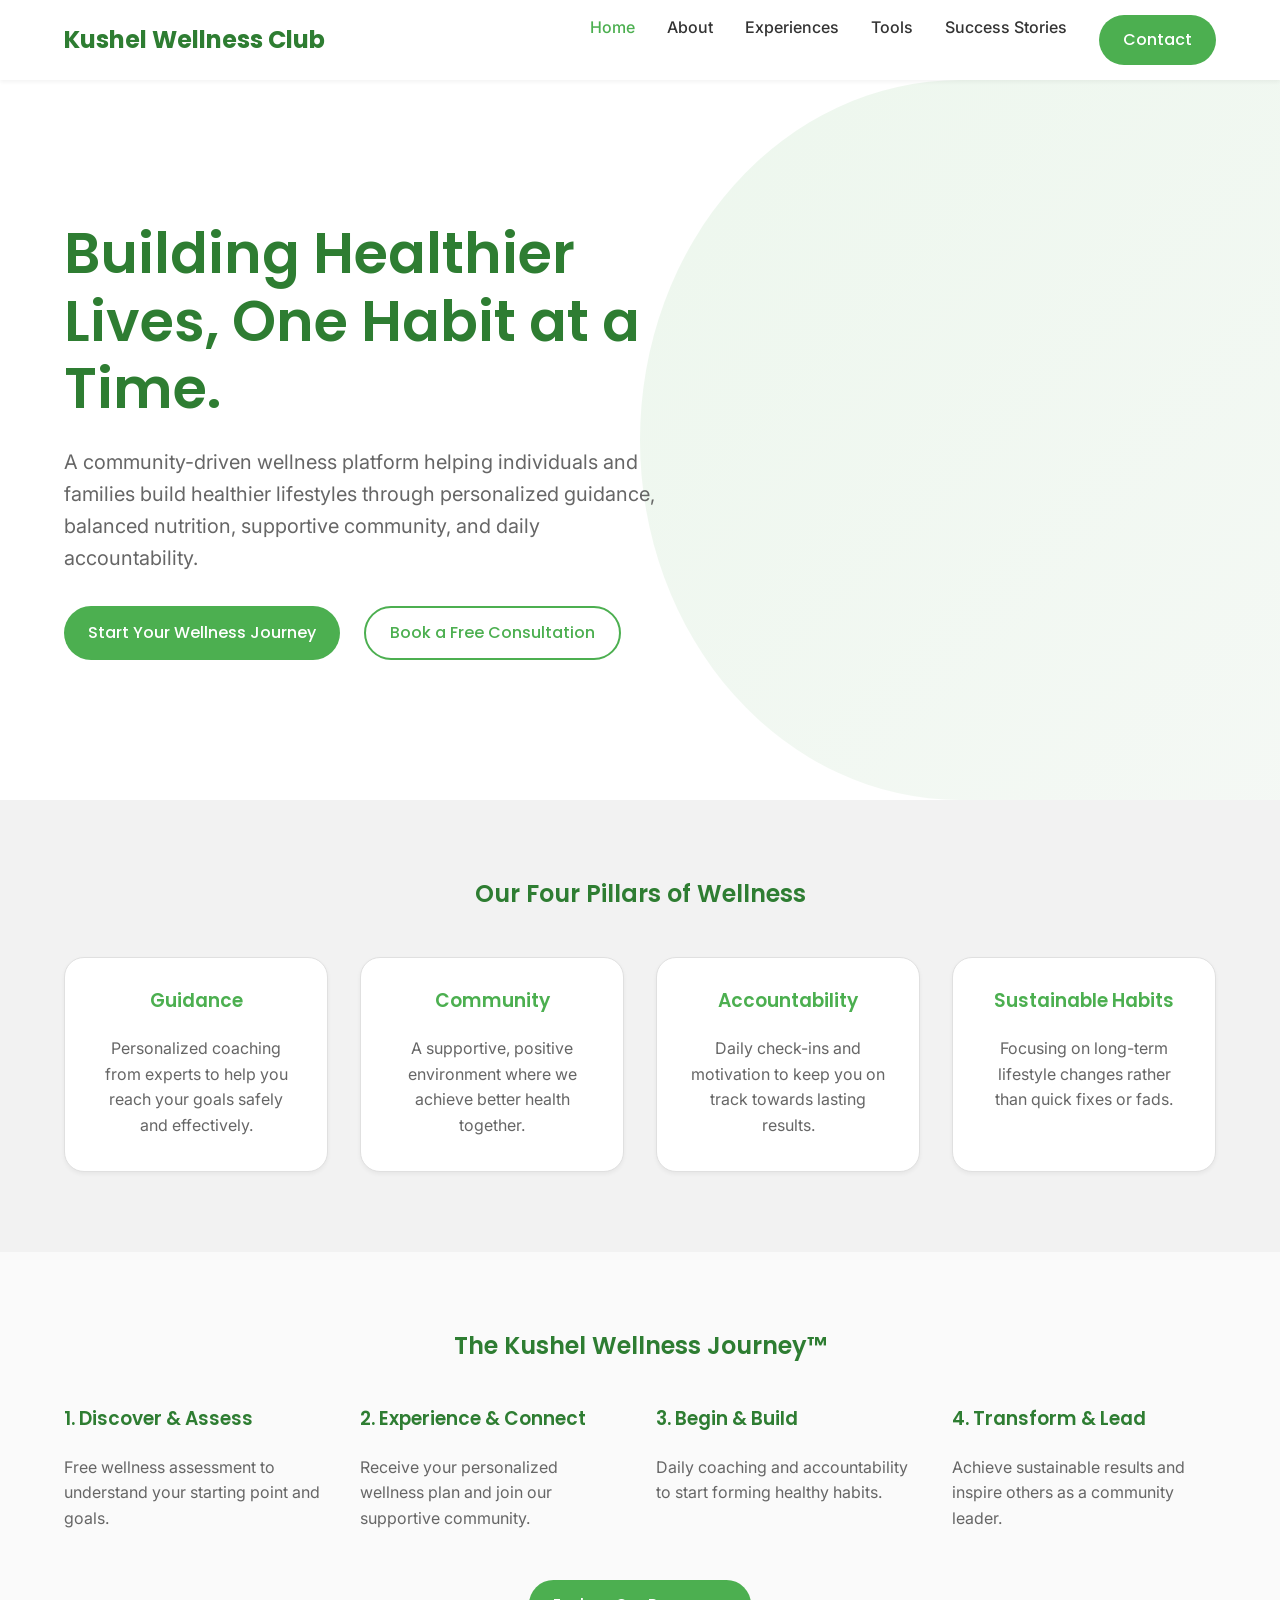
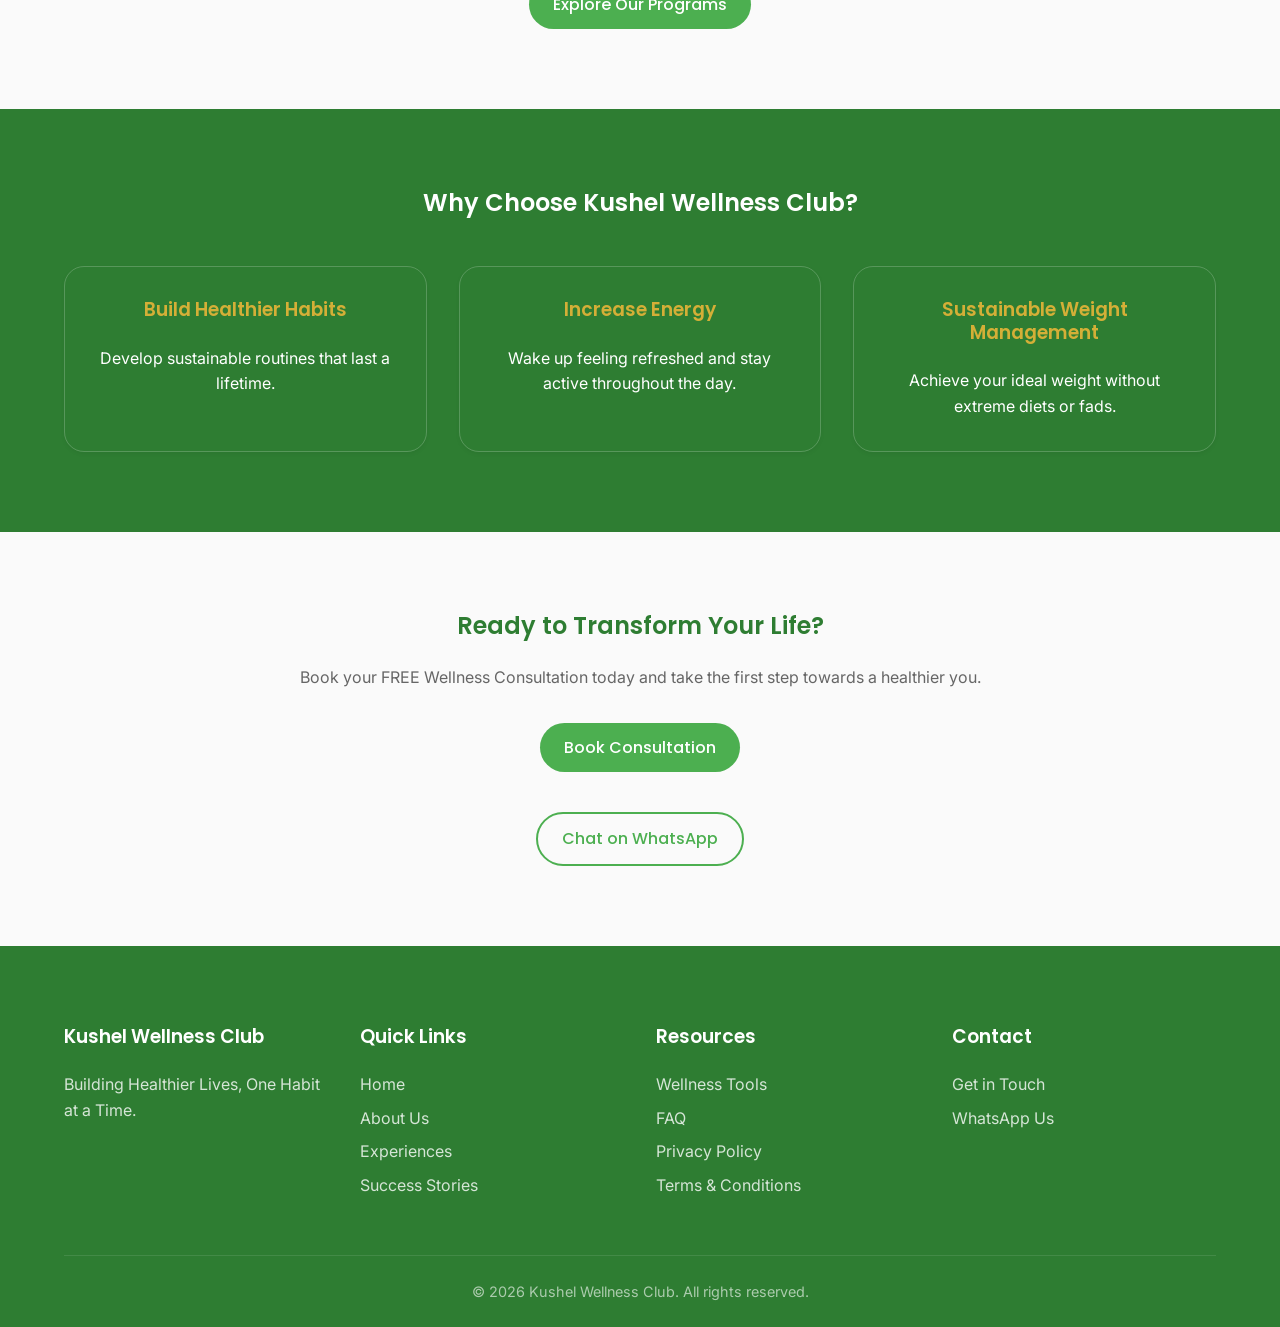
<file: index.html>
<!DOCTYPE html>
<html lang="en">
<head>
    <meta charset="UTF-8">
    <meta name="viewport" content="width=device-width, initial-scale=1.0">
    <title>Kushel Wellness Club | Building Healthier Lives</title>
    <meta name="description" content="A community-driven wellness platform helping individuals and families build healthier lifestyles through guidance, nutrition, and sustainable habits.">
    <link rel="stylesheet" href="assets/css/style.css">
    <link rel="stylesheet" href="assets/css/responsive.css">
    <!-- SEO & Accessibility -->
    <meta property="og:title" content="Kushel Wellness Club">
    <meta property="og:description" content="Building Healthier Lives, One Habit at a Time.">
    <meta property="og:type" content="website">
    <link rel="canonical" href="https://example.com/index.html">
    <script type="application/ld+json">
    {
      "@context": "https://schema.org",
      "@type": "HealthClub",
      "name": "Kushel Wellness Club",
      "description": "Wellness coaching community based in India.",
      "url": "https://example.com/"
    }
    </script>
</head>
<body>
    <!-- Header -->
    <header class="header">
        <div class="container nav-container">
            <a href="index.html" class="logo-container" aria-label="Kushel Wellness Club Home">
                <span class="logo-text">Kushel Wellness Club</span>
            </a>
            <button class="mobile-menu-btn" aria-label="Toggle navigation" aria-expanded="false">
                &#9776;
            </button>
            <nav class="nav-links" aria-label="Main Navigation">
                <a href="index.html" class="nav-link active" aria-current="page">Home</a>
                <a href="about.html" class="nav-link">About</a>
                <a href="programs.html" class="nav-link">Experiences</a>
                <a href="calculators.html" class="nav-link">Tools</a>
                <a href="success-stories.html" class="nav-link">Success Stories</a>
                <a href="contact.html" class="nav-link btn btn-primary text-white" style="color: white;">Contact</a>
            </nav>
        </div>
    </header>

    <!-- Hero Section -->
    <section class="hero">
        <div class="container">
            <div class="hero-content">
                <h1>Building Healthier Lives, One Habit at a Time.</h1>
                <p>A community-driven wellness platform helping individuals and families build healthier lifestyles through personalized guidance, balanced nutrition, supportive community, and daily accountability.</p>
                <div class="hero-buttons">
                    <a href="programs.html" class="btn btn-primary">Start Your Wellness Journey</a>
                    <a href="contact.html" class="btn btn-secondary">Book a Free Consultation</a>
                </div>
            </div>
        </div>
    </section>

    <!-- Four Pillars -->
    <section class="section section-bg-light text-center">
        <div class="container">
            <h2 class="mb-5">Our Four Pillars of Wellness</h2>
            <div class="grid grid-4">
                <div class="card">
                    <h3 class="text-primary">Guidance</h3>
                    <p class="text-light">Personalized coaching from experts to help you reach your goals safely and effectively.</p>
                </div>
                <div class="card">
                    <h3 class="text-primary">Community</h3>
                    <p class="text-light">A supportive, positive environment where we achieve better health together.</p>
                </div>
                <div class="card">
                    <h3 class="text-primary">Accountability</h3>
                    <p class="text-light">Daily check-ins and motivation to keep you on track towards lasting results.</p>
                </div>
                <div class="card">
                    <h3 class="text-primary">Sustainable Habits</h3>
                    <p class="text-light">Focusing on long-term lifestyle changes rather than quick fixes or fads.</p>
                </div>
            </div>
        </div>
    </section>

    <!-- How It Works / Journey -->
    <section class="section">
        <div class="container text-center">
            <h2 class="mb-5">The Kushel Wellness Journey™</h2>
            <div class="grid grid-4" style="text-align: left;">
                <div>
                    <h3 class="text-dark">1. Discover & Assess</h3>
                    <p class="text-light">Free wellness assessment to understand your starting point and goals.</p>
                </div>
                <div>
                    <h3 class="text-dark">2. Experience & Connect</h3>
                    <p class="text-light">Receive your personalized wellness plan and join our supportive community.</p>
                </div>
                <div>
                    <h3 class="text-dark">3. Begin & Build</h3>
                    <p class="text-light">Daily coaching and accountability to start forming healthy habits.</p>
                </div>
                <div>
                    <h3 class="text-dark">4. Transform & Lead</h3>
                    <p class="text-light">Achieve sustainable results and inspire others as a community leader.</p>
                </div>
            </div>
            <div class="mt-5">
                <a href="programs.html" class="btn btn-primary">Explore Our Programs</a>
            </div>
        </div>
    </section>

    <!-- Benefits Section -->
    <section class="section section-bg-dark text-center">
        <div class="container">
            <h2 class="mb-5">Why Choose Kushel Wellness Club?</h2>
            <div class="grid grid-3">
                <div class="card" style="background: transparent; border: 1px solid rgba(255,255,255,0.2);">
                    <h3 class="text-gold" style="color: var(--accent-gold);">Build Healthier Habits</h3>
                    <p>Develop sustainable routines that last a lifetime.</p>
                </div>
                <div class="card" style="background: transparent; border: 1px solid rgba(255,255,255,0.2);">
                    <h3 class="text-gold" style="color: var(--accent-gold);">Increase Energy</h3>
                    <p>Wake up feeling refreshed and stay active throughout the day.</p>
                </div>
                <div class="card" style="background: transparent; border: 1px solid rgba(255,255,255,0.2);">
                    <h3 class="text-gold" style="color: var(--accent-gold);">Sustainable Weight Management</h3>
                    <p>Achieve your ideal weight without extreme diets or fads.</p>
                </div>
            </div>
        </div>
    </section>

    <!-- Call to Action -->
    <section class="section text-center">
        <div class="container">
            <h2 class="mb-3">Ready to Transform Your Life?</h2>
            <p class="mb-4 text-light">Book your FREE Wellness Consultation today and take the first step towards a healthier you.</p>
            <a href="contact.html" class="btn btn-primary mb-2">Book Consultation</a>
            <br>
            <a href="https://wa.me/910000000000" target="_blank" rel="noopener noreferrer" class="btn btn-secondary mt-3">
                Chat on WhatsApp
            </a>
        </div>
    </section>

    <!-- Footer -->
    <footer class="footer">
        <div class="container">
            <div class="grid grid-4">
                <div>
                    <h3>Kushel Wellness Club</h3>
                    <p style="color: rgba(255,255,255,0.8); margin-bottom: 1rem;">Building Healthier Lives, One Habit at a Time.</p>
                </div>
                <div>
                    <h3>Quick Links</h3>
                    <ul class="footer-links">
                        <li><a href="index.html">Home</a></li>
                        <li><a href="about.html">About Us</a></li>
                        <li><a href="programs.html">Experiences</a></li>
                        <li><a href="success-stories.html">Success Stories</a></li>
                    </ul>
                </div>
                <div>
                    <h3>Resources</h3>
                    <ul class="footer-links">
                        <li><a href="calculators.html">Wellness Tools</a></li>
                        <li><a href="faq.html">FAQ</a></li>
                        <li><a href="privacy.html">Privacy Policy</a></li>
                        <li><a href="terms.html">Terms & Conditions</a></li>
                    </ul>
                </div>
                <div>
                    <h3>Contact</h3>
                    <ul class="footer-links">
                        <li><a href="contact.html">Get in Touch</a></li>
                        <li><a href="https://wa.me/910000000000" target="_blank" rel="noopener noreferrer">WhatsApp Us</a></li>
                    </ul>
                </div>
            </div>
            <div class="footer-bottom">
                &copy; 2026 Kushel Wellness Club. All rights reserved.
            </div>
        </div>
    </footer>

    <script src="assets/js/main.js"></script>
</body>
</html>
</file>
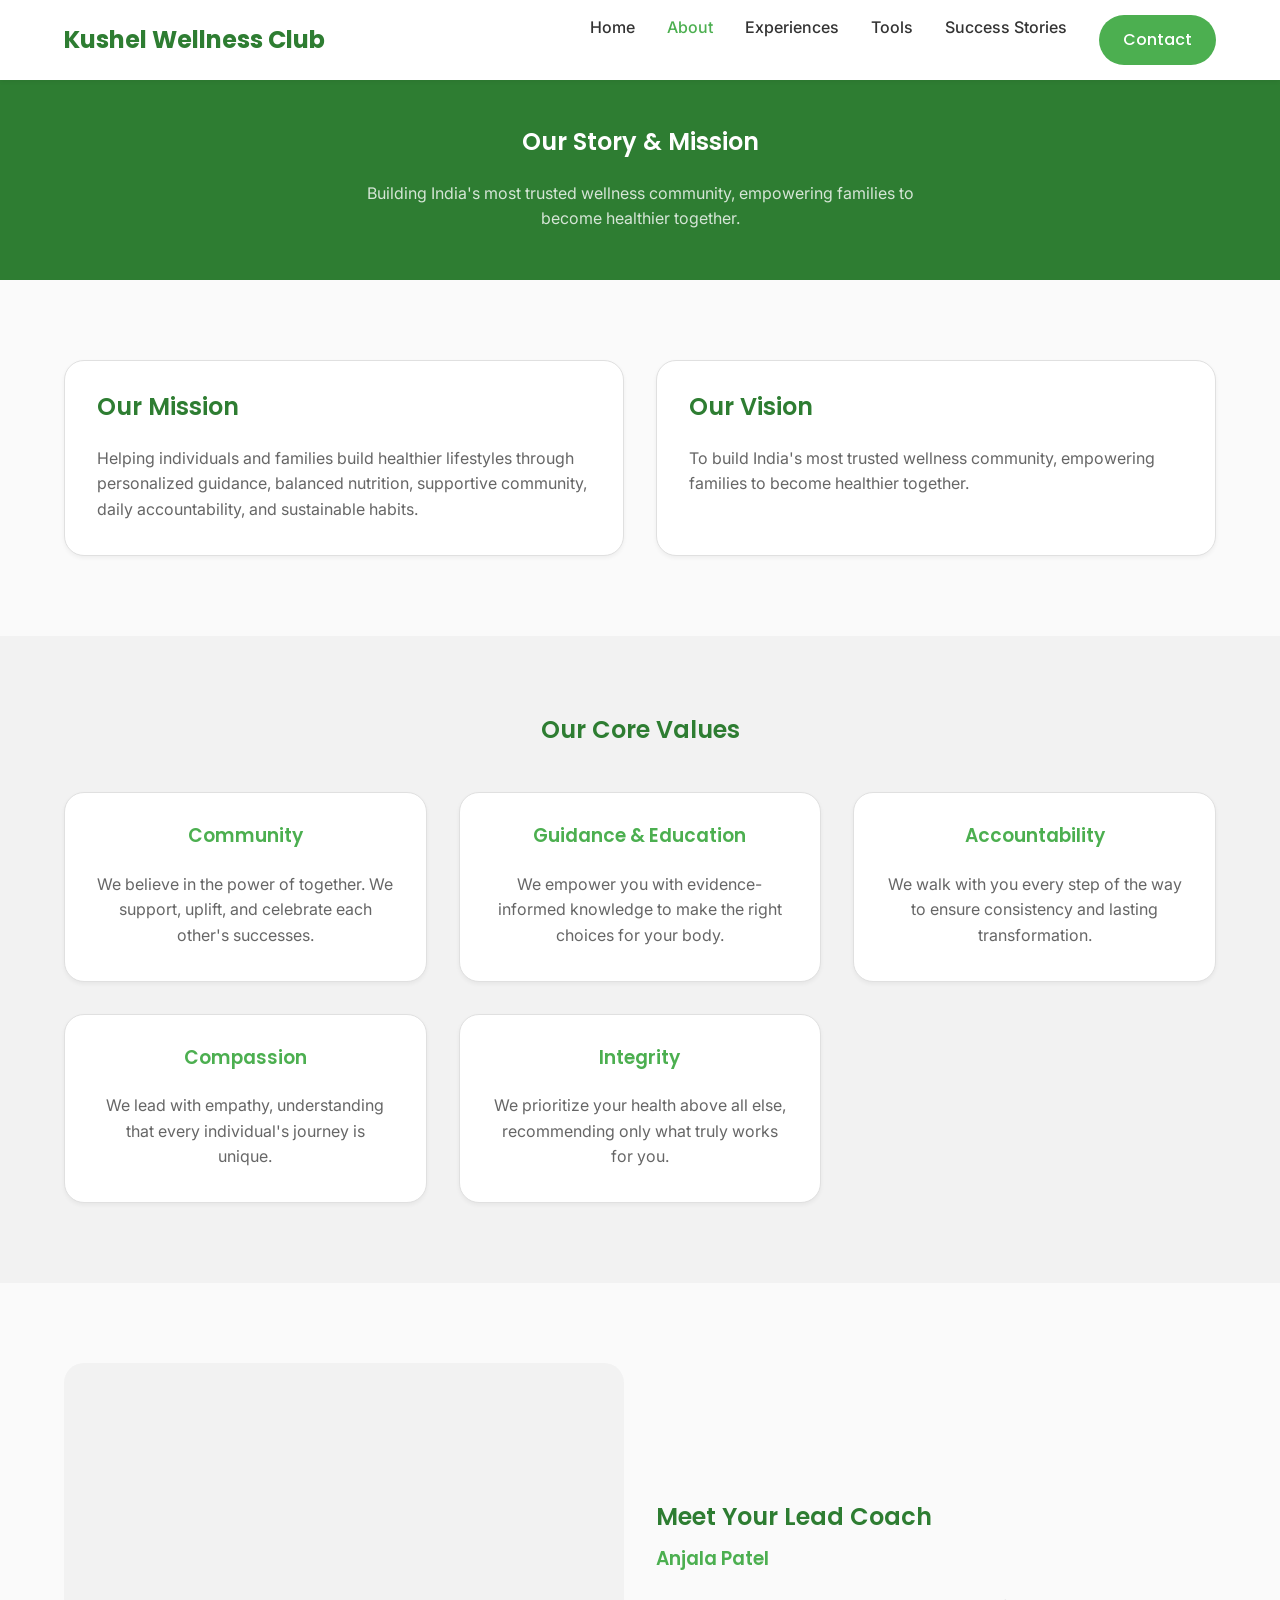
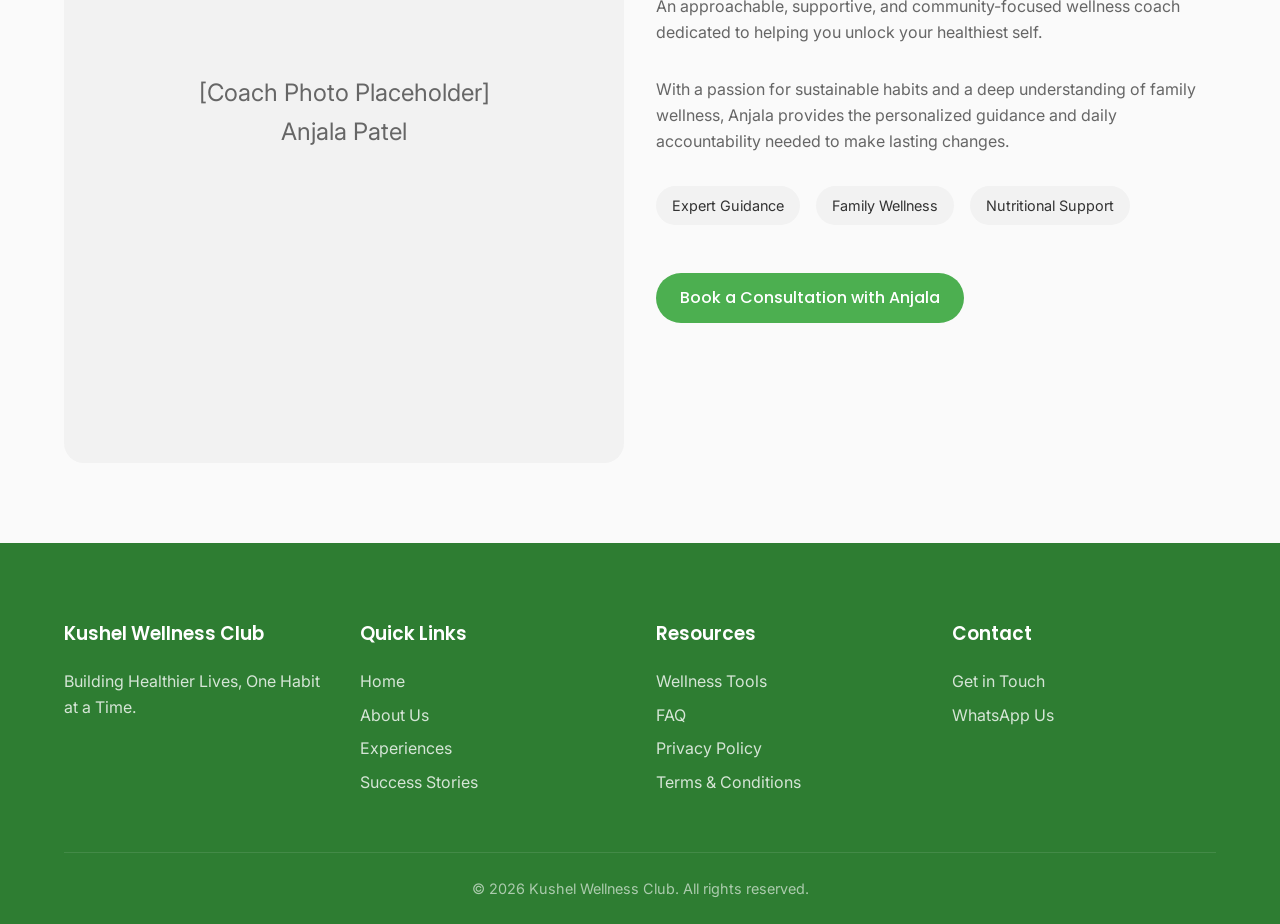
<file: about.html>
<!DOCTYPE html>
<html lang="en">
<head>
    <meta charset="UTF-8">
    <meta name="viewport" content="width=device-width, initial-scale=1.0">
    <title>About Us | Kushel Wellness Club</title>
    <meta name="description" content="Learn about Kushel Wellness Club, our mission, vision, core values, and meet our Lead Coach, Anjala Patel.">
    <link rel="stylesheet" href="assets/css/style.css">
    <link rel="stylesheet" href="assets/css/responsive.css">
    <meta property="og:title" content="About Kushel Wellness Club">
    <meta property="og:description" content="Helping individuals and families build healthier lifestyles.">
    <link rel="canonical" href="https://example.com/about.html">
</head>
<body>
    <!-- Header -->
    <header class="header">
        <div class="container nav-container">
            <a href="index.html" class="logo-container" aria-label="Kushel Wellness Club Home">
                <span class="logo-text">Kushel Wellness Club</span>
            </a>
            <button class="mobile-menu-btn" aria-label="Toggle navigation" aria-expanded="false">
                &#9776;
            </button>
            <nav class="nav-links" aria-label="Main Navigation">
                <a href="index.html" class="nav-link">Home</a>
                <a href="about.html" class="nav-link active" aria-current="page">About</a>
                <a href="programs.html" class="nav-link">Experiences</a>
                <a href="calculators.html" class="nav-link">Tools</a>
                <a href="success-stories.html" class="nav-link">Success Stories</a>
                <a href="contact.html" class="nav-link btn btn-primary text-white" style="color: white;">Contact</a>
            </nav>
        </div>
    </header>

    <!-- Page Header -->
    <section class="section section-bg-dark text-center" style="padding: var(--space-xl) 0;">
        <div class="container">
            <h1 class="text-white">Our Story & Mission</h1>
            <p style="color: rgba(255,255,255,0.8); max-width: 600px; margin: 0 auto;">Building India's most trusted wellness community, empowering families to become healthier together.</p>
        </div>
    </section>

    <!-- Mission & Vision -->
    <section class="section">
        <div class="container">
            <div class="grid grid-2">
                <div class="card">
                    <h2 class="text-dark">Our Mission</h2>
                    <p class="text-light">Helping individuals and families build healthier lifestyles through personalized guidance, balanced nutrition, supportive community, daily accountability, and sustainable habits.</p>
                </div>
                <div class="card">
                    <h2 class="text-dark">Our Vision</h2>
                    <p class="text-light">To build India's most trusted wellness community, empowering families to become healthier together.</p>
                </div>
            </div>
        </div>
    </section>

    <!-- Core Values -->
    <section class="section section-bg-light text-center">
        <div class="container">
            <h2 class="mb-5">Our Core Values</h2>
            <div class="grid grid-3">
                <div class="card">
                    <h3 class="text-primary">Community</h3>
                    <p class="text-light">We believe in the power of together. We support, uplift, and celebrate each other's successes.</p>
                </div>
                <div class="card">
                    <h3 class="text-primary">Guidance & Education</h3>
                    <p class="text-light">We empower you with evidence-informed knowledge to make the right choices for your body.</p>
                </div>
                <div class="card">
                    <h3 class="text-primary">Accountability</h3>
                    <p class="text-light">We walk with you every step of the way to ensure consistency and lasting transformation.</p>
                </div>
                <div class="card">
                    <h3 class="text-primary">Compassion</h3>
                    <p class="text-light">We lead with empathy, understanding that every individual's journey is unique.</p>
                </div>
                <div class="card">
                    <h3 class="text-primary">Integrity</h3>
                    <p class="text-light">We prioritize your health above all else, recommending only what truly works for you.</p>
                </div>
            </div>
        </div>
    </section>

    <!-- Meet the Coach -->
    <section class="section">
        <div class="container">
            <div class="grid grid-2" style="align-items: center;">
                <div>
                    <!-- Image Placeholder -->
                    <div style="background-color: var(--light-grey); width: 100%; aspect-ratio: 4/5; border-radius: var(--radius-lg); display: flex; align-items: center; justify-content: center; overflow: hidden;">
                        <span class="text-light" style="font-size: 1.5rem; text-align: center;">[Coach Photo Placeholder]<br>Anjala Patel</span>
                    </div>
                </div>
                <div>
                    <h2 class="mb-2">Meet Your Lead Coach</h2>
                    <h3 class="text-primary mb-3">Anjala Patel</h3>
                    <p class="text-light mb-4">An approachable, supportive, and community-focused wellness coach dedicated to helping you unlock your healthiest self.</p>
                    <p class="text-light mb-4">With a passion for sustainable habits and a deep understanding of family wellness, Anjala provides the personalized guidance and daily accountability needed to make lasting changes.</p>
                    <div style="display: flex; gap: var(--space-sm); flex-wrap: wrap;">
                        <span style="background: var(--light-grey); padding: 8px 16px; border-radius: var(--radius-full); font-size: 0.9rem;">Expert Guidance</span>
                        <span style="background: var(--light-grey); padding: 8px 16px; border-radius: var(--radius-full); font-size: 0.9rem;">Family Wellness</span>
                        <span style="background: var(--light-grey); padding: 8px 16px; border-radius: var(--radius-full); font-size: 0.9rem;">Nutritional Support</span>
                    </div>
                    <div class="mt-5">
                        <a href="contact.html" class="btn btn-primary">Book a Consultation with Anjala</a>
                    </div>
                </div>
            </div>
        </div>
    </section>

    <!-- Footer -->
    <footer class="footer">
        <!-- Reusing same footer from index.html -->
        <div class="container">
            <div class="grid grid-4">
                <div>
                    <h3>Kushel Wellness Club</h3>
                    <p style="color: rgba(255,255,255,0.8); margin-bottom: 1rem;">Building Healthier Lives, One Habit at a Time.</p>
                </div>
                <div>
                    <h3>Quick Links</h3>
                    <ul class="footer-links">
                        <li><a href="index.html">Home</a></li>
                        <li><a href="about.html">About Us</a></li>
                        <li><a href="programs.html">Experiences</a></li>
                        <li><a href="success-stories.html">Success Stories</a></li>
                    </ul>
                </div>
                <div>
                    <h3>Resources</h3>
                    <ul class="footer-links">
                        <li><a href="calculators.html">Wellness Tools</a></li>
                        <li><a href="faq.html">FAQ</a></li>
                        <li><a href="privacy.html">Privacy Policy</a></li>
                        <li><a href="terms.html">Terms & Conditions</a></li>
                    </ul>
                </div>
                <div>
                    <h3>Contact</h3>
                    <ul class="footer-links">
                        <li><a href="contact.html">Get in Touch</a></li>
                        <li><a href="https://wa.me/910000000000" target="_blank" rel="noopener noreferrer">WhatsApp Us</a></li>
                    </ul>
                </div>
            </div>
            <div class="footer-bottom">
                &copy; 2026 Kushel Wellness Club. All rights reserved.
            </div>
        </div>
    </footer>

    <script src="assets/js/main.js"></script>
</body>
</html>
</file>
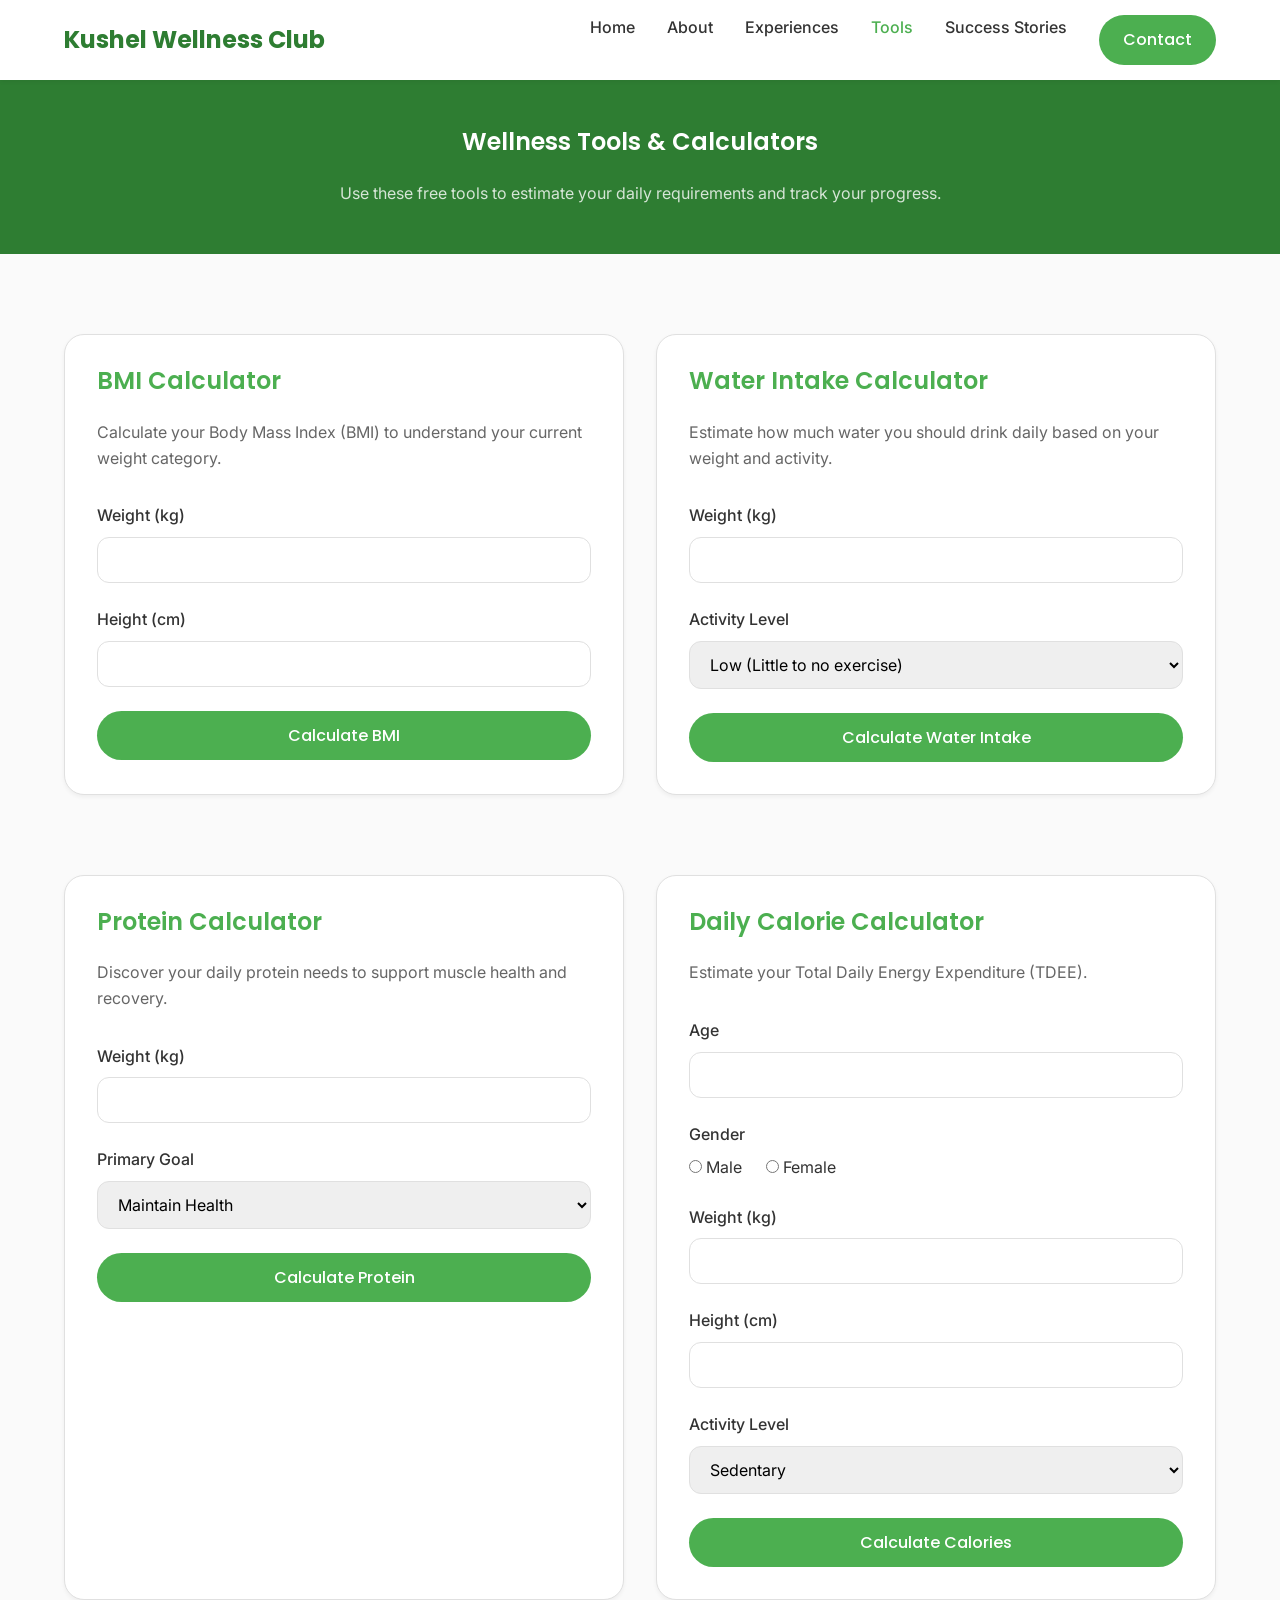
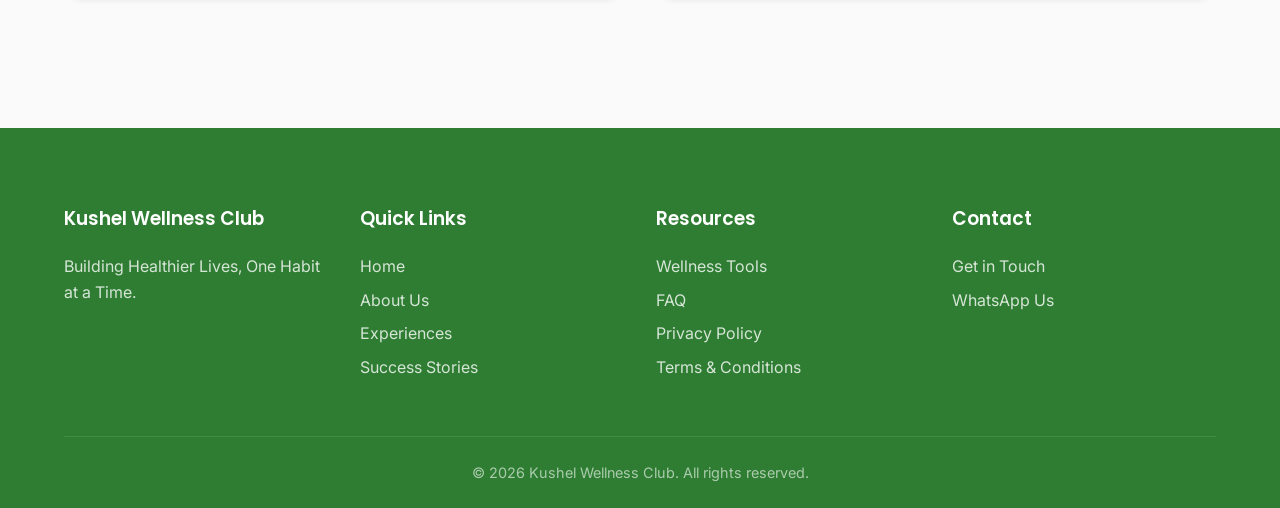
<file: calculators.html>
<!DOCTYPE html>
<html lang="en">
<head>
    <meta charset="UTF-8">
    <meta name="viewport" content="width=device-width, initial-scale=1.0">
    <title>Wellness Tools & Calculators | Kushel Wellness Club</title>
    <meta name="description" content="Free wellness tools including BMI, water intake, protein, and calorie calculators to help you plan your health journey.">
    <link rel="stylesheet" href="assets/css/style.css">
    <link rel="stylesheet" href="assets/css/responsive.css">
    <meta property="og:title" content="Wellness Tools | Kushel Wellness Club">
    <meta property="og:description" content="Interactive tools to help you track your health.">
    <link rel="canonical" href="https://example.com/calculators.html">
    <style>
        .calculator-card { margin-bottom: var(--space-xl); background: var(--white); border-radius: var(--radius-lg); padding: var(--space-lg); box-shadow: var(--shadow-sm); border: 1px solid var(--border-color); }
        .result-box { margin-top: var(--space-md); padding: var(--space-md); border-radius: var(--radius-sm); background-color: var(--light-grey); display: none; }
        .result-box.active { display: block; }
    </style>
</head>
<body>
    <!-- Header -->
    <header class="header">
        <div class="container nav-container">
            <a href="index.html" class="logo-container" aria-label="Kushel Wellness Club Home">
                <span class="logo-text">Kushel Wellness Club</span>
            </a>
            <button class="mobile-menu-btn" aria-label="Toggle navigation" aria-expanded="false">
                &#9776;
            </button>
            <nav class="nav-links" aria-label="Main Navigation">
                <a href="index.html" class="nav-link">Home</a>
                <a href="about.html" class="nav-link">About</a>
                <a href="programs.html" class="nav-link">Experiences</a>
                <a href="calculators.html" class="nav-link active" aria-current="page">Tools</a>
                <a href="success-stories.html" class="nav-link">Success Stories</a>
                <a href="contact.html" class="nav-link btn btn-primary text-white" style="color: white;">Contact</a>
            </nav>
        </div>
    </header>

    <!-- Page Header -->
    <section class="section section-bg-dark text-center" style="padding: var(--space-xl) 0;">
        <div class="container">
            <h1 class="text-white">Wellness Tools & Calculators</h1>
            <p style="color: rgba(255,255,255,0.8); max-width: 700px; margin: 0 auto;">Use these free tools to estimate your daily requirements and track your progress.</p>
        </div>
    </section>

    <section class="section">
        <div class="container">
            <div class="grid grid-2">
                <!-- BMI Calculator -->
                <div class="calculator-card" id="bmi-calculator">
                    <h2 class="text-primary mb-3">BMI Calculator</h2>
                    <p class="text-light mb-4">Calculate your Body Mass Index (BMI) to understand your current weight category.</p>
                    <form id="bmi-form" onsubmit="event.preventDefault(); calculateBMI();">
                        <div class="form-group">
                            <label class="form-label" for="bmi-weight">Weight (kg)</label>
                            <input type="number" class="form-control" id="bmi-weight" required min="20" max="300" step="0.1">
                        </div>
                        <div class="form-group">
                            <label class="form-label" for="bmi-height">Height (cm)</label>
                            <input type="number" class="form-control" id="bmi-height" required min="50" max="250" step="0.1">
                        </div>
                        <button type="submit" class="btn btn-primary w-100" style="width: 100%;">Calculate BMI</button>
                    </form>
                    <div id="bmi-result" class="result-box"></div>
                </div>

                <!-- Water Intake Calculator -->
                <div class="calculator-card" id="water-calculator">
                    <h2 class="text-primary mb-3">Water Intake Calculator</h2>
                    <p class="text-light mb-4">Estimate how much water you should drink daily based on your weight and activity.</p>
                    <form id="water-form" onsubmit="event.preventDefault(); calculateWater();">
                        <div class="form-group">
                            <label class="form-label" for="water-weight">Weight (kg)</label>
                            <input type="number" class="form-control" id="water-weight" required min="20" max="300" step="0.1">
                        </div>
                        <div class="form-group">
                            <label class="form-label" for="water-activity">Activity Level</label>
                            <select class="form-control" id="water-activity" required>
                                <option value="low">Low (Little to no exercise)</option>
                                <option value="medium">Medium (Moderate exercise 3-5 days/wk)</option>
                                <option value="high">High (Heavy exercise 6-7 days/wk)</option>
                            </select>
                        </div>
                        <button type="submit" class="btn btn-primary w-100" style="width: 100%;">Calculate Water Intake</button>
                    </form>
                    <div id="water-result" class="result-box"></div>
                </div>

                <!-- Protein Calculator -->
                <div class="calculator-card" id="protein-calculator">
                    <h2 class="text-primary mb-3">Protein Calculator</h2>
                    <p class="text-light mb-4">Discover your daily protein needs to support muscle health and recovery.</p>
                    <form id="protein-form" onsubmit="event.preventDefault(); calculateProtein();">
                        <div class="form-group">
                            <label class="form-label" for="protein-weight">Weight (kg)</label>
                            <input type="number" class="form-control" id="protein-weight" required min="20" max="300" step="0.1">
                        </div>
                        <div class="form-group">
                            <label class="form-label" for="protein-goal">Primary Goal</label>
                            <select class="form-control" id="protein-goal" required>
                                <option value="maintain">Maintain Health</option>
                                <option value="build">Build Muscle</option>
                                <option value="lose">Lose Weight (Preserve Muscle)</option>
                            </select>
                        </div>
                        <button type="submit" class="btn btn-primary w-100" style="width: 100%;">Calculate Protein</button>
                    </form>
                    <div id="protein-result" class="result-box"></div>
                </div>

                <!-- Calorie Calculator -->
                <div class="calculator-card" id="calorie-calculator">
                    <h2 class="text-primary mb-3">Daily Calorie Calculator</h2>
                    <p class="text-light mb-4">Estimate your Total Daily Energy Expenditure (TDEE).</p>
                    <form id="calorie-form" onsubmit="event.preventDefault(); calculateCalorie();">
                        <div class="form-group">
                            <label class="form-label" for="cal-age">Age</label>
                            <input type="number" class="form-control" id="cal-age" required min="15" max="100">
                        </div>
                        <div class="form-group">
                            <label class="form-label">Gender</label>
                            <div style="display: flex; gap: var(--space-md); margin-top: var(--space-xs);">
                                <label><input type="radio" name="cal-gender" value="male" required> Male</label>
                                <label><input type="radio" name="cal-gender" value="female"> Female</label>
                            </div>
                        </div>
                        <div class="form-group">
                            <label class="form-label" for="cal-weight">Weight (kg)</label>
                            <input type="number" class="form-control" id="cal-weight" required min="20" max="300" step="0.1">
                        </div>
                        <div class="form-group">
                            <label class="form-label" for="cal-height">Height (cm)</label>
                            <input type="number" class="form-control" id="cal-height" required min="50" max="250" step="0.1">
                        </div>
                        <div class="form-group">
                            <label class="form-label" for="cal-activity">Activity Level</label>
                            <select class="form-control" id="cal-activity" required>
                                <option value="1.2">Sedentary</option>
                                <option value="1.375">Lightly Active</option>
                                <option value="1.55">Moderately Active</option>
                                <option value="1.725">Very Active</option>
                            </select>
                        </div>
                        <button type="submit" class="btn btn-primary w-100" style="width: 100%;">Calculate Calories</button>
                    </form>
                    <div id="calorie-result" class="result-box"></div>
                </div>
            </div>
        </div>
    </section>

    <!-- Footer -->
    <footer class="footer">
        <div class="container">
            <div class="grid grid-4">
                <div>
                    <h3>Kushel Wellness Club</h3>
                    <p style="color: rgba(255,255,255,0.8); margin-bottom: 1rem;">Building Healthier Lives, One Habit at a Time.</p>
                </div>
                <div>
                    <h3>Quick Links</h3>
                    <ul class="footer-links">
                        <li><a href="index.html">Home</a></li>
                        <li><a href="about.html">About Us</a></li>
                        <li><a href="programs.html">Experiences</a></li>
                        <li><a href="success-stories.html">Success Stories</a></li>
                    </ul>
                </div>
                <div>
                    <h3>Resources</h3>
                    <ul class="footer-links">
                        <li><a href="calculators.html">Wellness Tools</a></li>
                        <li><a href="faq.html">FAQ</a></li>
                        <li><a href="privacy.html">Privacy Policy</a></li>
                        <li><a href="terms.html">Terms & Conditions</a></li>
                    </ul>
                </div>
                <div>
                    <h3>Contact</h3>
                    <ul class="footer-links">
                        <li><a href="contact.html">Get in Touch</a></li>
                        <li><a href="https://wa.me/910000000000" target="_blank" rel="noopener noreferrer">WhatsApp Us</a></li>
                    </ul>
                </div>
            </div>
            <div class="footer-bottom">
                &copy; 2026 Kushel Wellness Club. All rights reserved.
            </div>
        </div>
    </footer>

    <script src="assets/js/main.js"></script>
    <script src="assets/js/bmi.js"></script>
    <script src="assets/js/water.js"></script>
    <script src="assets/js/protein.js"></script>
    <script src="assets/js/calorie.js"></script>
</body>
</html>
</file>
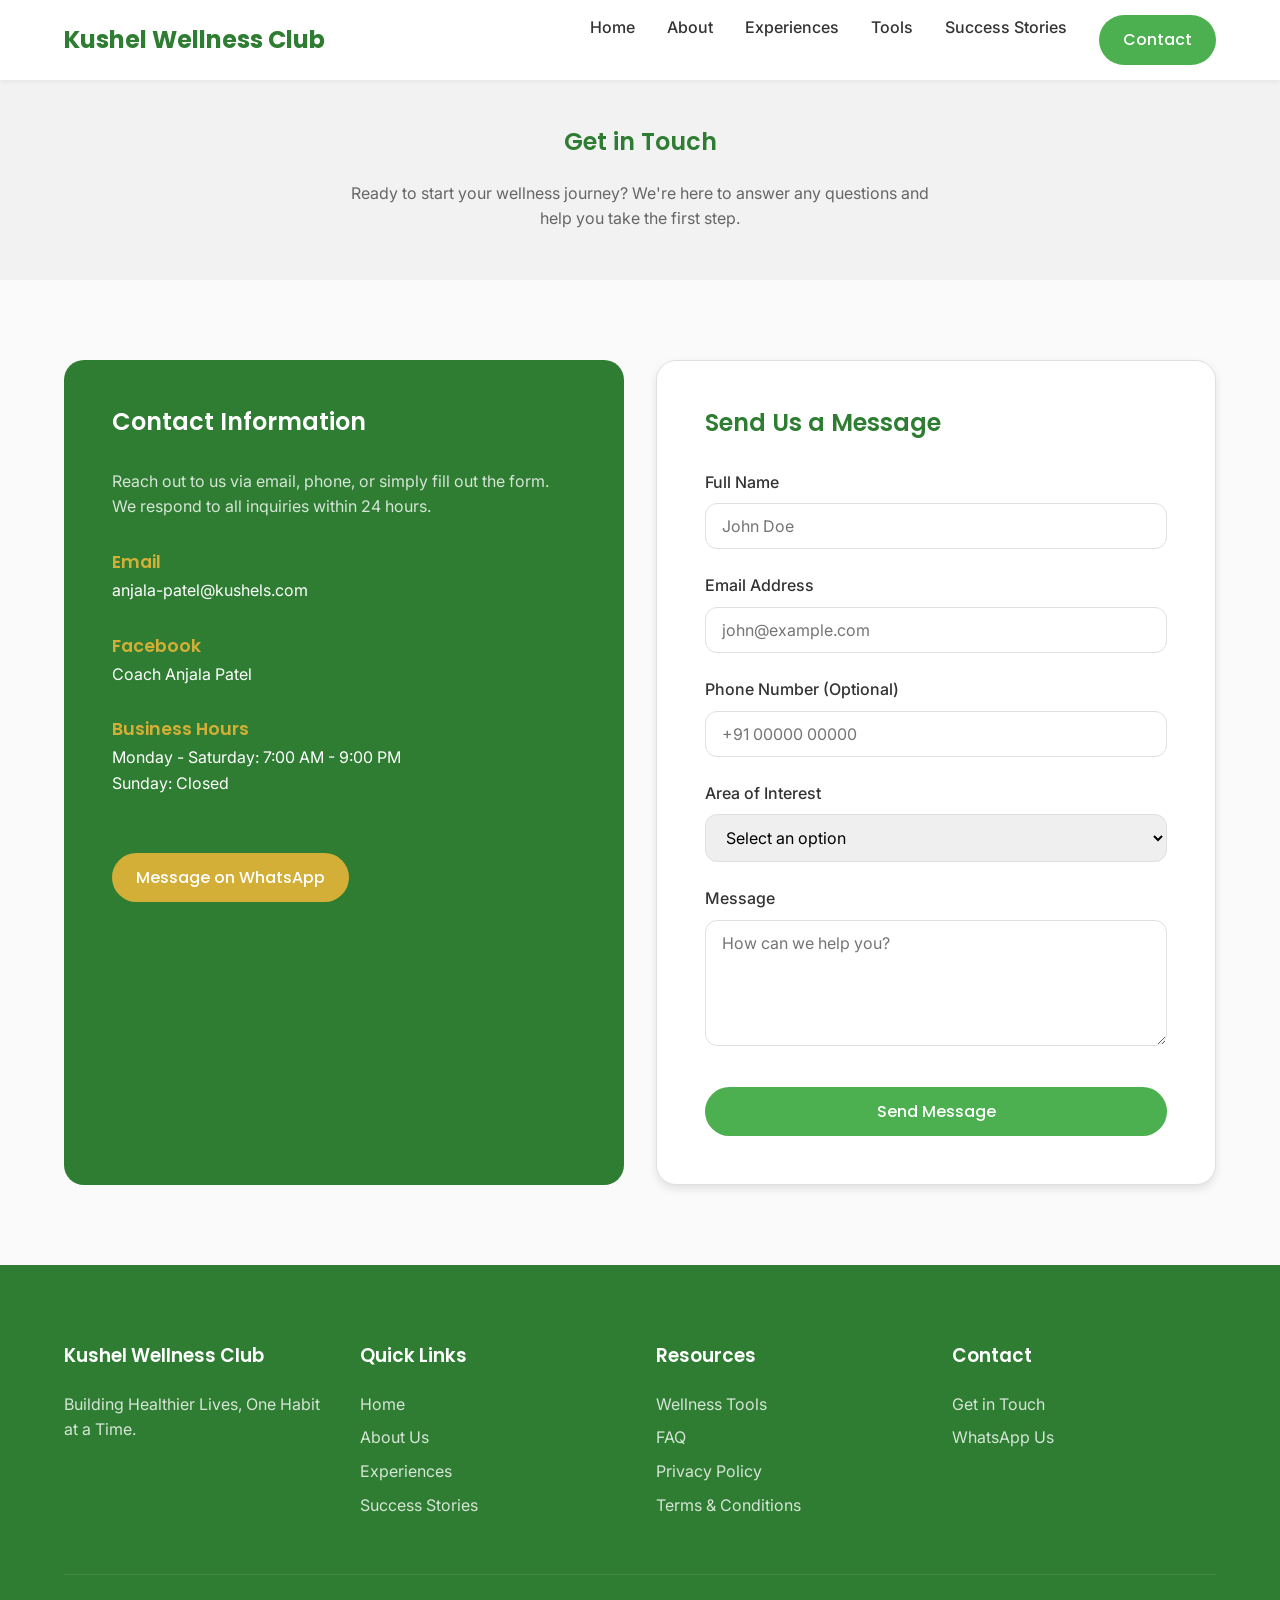
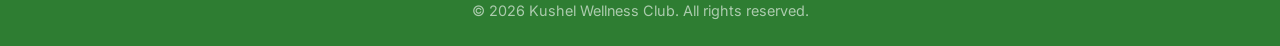
<file: contact.html>
<!DOCTYPE html>
<html lang="en">
<head>
    <meta charset="UTF-8">
    <meta name="viewport" content="width=device-width, initial-scale=1.0">
    <title>Contact Us | Kushel Wellness Club</title>
    <meta name="description" content="Get in touch with Kushel Wellness Club to book a free consultation and start your wellness journey.">
    <link rel="stylesheet" href="assets/css/style.css">
    <link rel="stylesheet" href="assets/css/responsive.css">
    <meta property="og:title" content="Contact Kushel Wellness Club">
    <meta property="og:description" content="Book your free wellness consultation today.">
    <link rel="canonical" href="https://example.com/contact.html">
    <style>
        .contact-info-card {
            background: var(--dark-green);
            color: var(--white);
            padding: var(--space-xl);
            border-radius: var(--radius-lg);
            height: 100%;
        }
        .contact-form-card {
            background: var(--white);
            padding: var(--space-xl);
            border-radius: var(--radius-lg);
            box-shadow: var(--shadow-md);
            border: 1px solid var(--border-color);
        }
        .map-placeholder {
            width: 100%;
            height: 300px;
            background-color: var(--light-grey);
            border-radius: var(--radius-md);
            display: flex;
            align-items: center;
            justify-content: center;
            color: var(--text-light);
            margin-top: var(--space-md);
        }
    </style>
</head>
<body>
    <!-- Header -->
    <header class="header">
        <div class="container nav-container">
            <a href="index.html" class="logo-container" aria-label="Kushel Wellness Club Home">
                <span class="logo-text">Kushel Wellness Club</span>
            </a>
            <button class="mobile-menu-btn" aria-label="Toggle navigation" aria-expanded="false">
                &#9776;
            </button>
            <nav class="nav-links" aria-label="Main Navigation">
                <a href="index.html" class="nav-link">Home</a>
                <a href="about.html" class="nav-link">About</a>
                <a href="programs.html" class="nav-link">Experiences</a>
                <a href="calculators.html" class="nav-link">Tools</a>
                <a href="success-stories.html" class="nav-link">Success Stories</a>
                <a href="contact.html" class="nav-link active btn btn-primary text-white" style="color: white;" aria-current="page">Contact</a>
            </nav>
        </div>
    </header>

    <!-- Page Header -->
    <section class="section section-bg-light text-center" style="padding: var(--space-xl) 0;">
        <div class="container">
            <h1 class="text-dark">Get in Touch</h1>
            <p class="text-light" style="max-width: 600px; margin: 0 auto;">Ready to start your wellness journey? We're here to answer any questions and help you take the first step.</p>
        </div>
    </section>

    <!-- Contact Section -->
    <section class="section">
        <div class="container">
            <div class="grid grid-2" style="align-items: stretch;">
                
                <!-- Contact Info -->
                <div class="contact-info-card">
                    <h2 class="text-white mb-4">Contact Information</h2>
                    <p style="color: rgba(255,255,255,0.8);" class="mb-4">Reach out to us via email, phone, or simply fill out the form. We respond to all inquiries within 24 hours.</p>
                    
                    <div class="mb-4">
                        <h3 class="text-gold" style="color: var(--accent-gold); font-size: 1.1rem; margin-bottom: 5px;">Email</h3>
                        <p>anjala-patel@kushels.com</p>
                    </div>
                    
                    <div class="mb-4">
                        <h3 class="text-gold" style="color: var(--accent-gold); font-size: 1.1rem; margin-bottom: 5px;">Facebook</h3>
                        <p><a href="https://www.facebook.com/CoachAnjalaPatel/" target="_blank" rel="noopener noreferrer">Coach Anjala Patel</a></p>
                    </div>
                    
                    <div class="mb-4">
                        <h3 class="text-gold" style="color: var(--accent-gold); font-size: 1.1rem; margin-bottom: 5px;">Business Hours</h3>
                        <p>Monday - Saturday: 7:00 AM - 9:00 PM<br>Sunday: Closed</p>
                    </div>

                    <a href="https://wa.me/910000000000" target="_blank" rel="noopener noreferrer" class="btn btn-gold mt-3">
                        Message on WhatsApp
                    </a>
                </div>

                <!-- Contact Form -->
                <div class="contact-form-card">
                    <h2 class="text-dark mb-4">Send Us a Message</h2>
                    <form action="#" method="POST" onsubmit="event.preventDefault(); alert('Form submitted successfully! (This is a frontend demo)');">
                        <div class="form-group">
                            <label class="form-label" for="name">Full Name</label>
                            <input type="text" id="name" name="name" class="form-control" required placeholder="John Doe">
                        </div>
                        
                        <div class="form-group">
                            <label class="form-label" for="email">Email Address</label>
                            <input type="email" id="email" name="email" class="form-control" required placeholder="john@example.com">
                        </div>
                        
                        <div class="form-group">
                            <label class="form-label" for="phone">Phone Number (Optional)</label>
                            <input type="tel" id="phone" name="phone" class="form-control" placeholder="+91 00000 00000">
                        </div>
                        
                        <div class="form-group">
                            <label class="form-label" for="interest">Area of Interest</label>
                            <select id="interest" name="interest" class="form-control" required>
                                <option value="" disabled selected>Select an option</option>
                                <option value="weight_management">Weight Management</option>
                                <option value="family_wellness">Family Wellness</option>
                                <option value="general_health">General Health & Energy</option>
                                <option value="other">Other</option>
                            </select>
                        </div>
                        
                        <div class="form-group">
                            <label class="form-label" for="message">Message</label>
                            <textarea id="message" name="message" class="form-control" rows="5" required placeholder="How can we help you?"></textarea>
                        </div>
                        
                        <button type="submit" class="btn btn-primary w-100" style="width: 100%; margin-top: 10px;">Send Message</button>
                    </form>
                </div>
                
            </div>
        </div>
    </section>

    <!-- Footer -->
    <footer class="footer">
        <div class="container">
            <div class="grid grid-4">
                <div>
                    <h3>Kushel Wellness Club</h3>
                    <p style="color: rgba(255,255,255,0.8); margin-bottom: 1rem;">Building Healthier Lives, One Habit at a Time.</p>
                </div>
                <div>
                    <h3>Quick Links</h3>
                    <ul class="footer-links">
                        <li><a href="index.html">Home</a></li>
                        <li><a href="about.html">About Us</a></li>
                        <li><a href="programs.html">Experiences</a></li>
                        <li><a href="success-stories.html">Success Stories</a></li>
                    </ul>
                </div>
                <div>
                    <h3>Resources</h3>
                    <ul class="footer-links">
                        <li><a href="calculators.html">Wellness Tools</a></li>
                        <li><a href="faq.html">FAQ</a></li>
                        <li><a href="privacy.html">Privacy Policy</a></li>
                        <li><a href="terms.html">Terms & Conditions</a></li>
                    </ul>
                </div>
                <div>
                    <h3>Contact</h3>
                    <ul class="footer-links">
                        <li><a href="contact.html">Get in Touch</a></li>
                        <li><a href="https://wa.me/910000000000" target="_blank" rel="noopener noreferrer">WhatsApp Us</a></li>
                    </ul>
                </div>
            </div>
            <div class="footer-bottom">
                &copy; 2026 Kushel Wellness Club. All rights reserved.
            </div>
        </div>
    </footer>

    <script src="assets/js/main.js"></script>
</body>
</html>
</file>
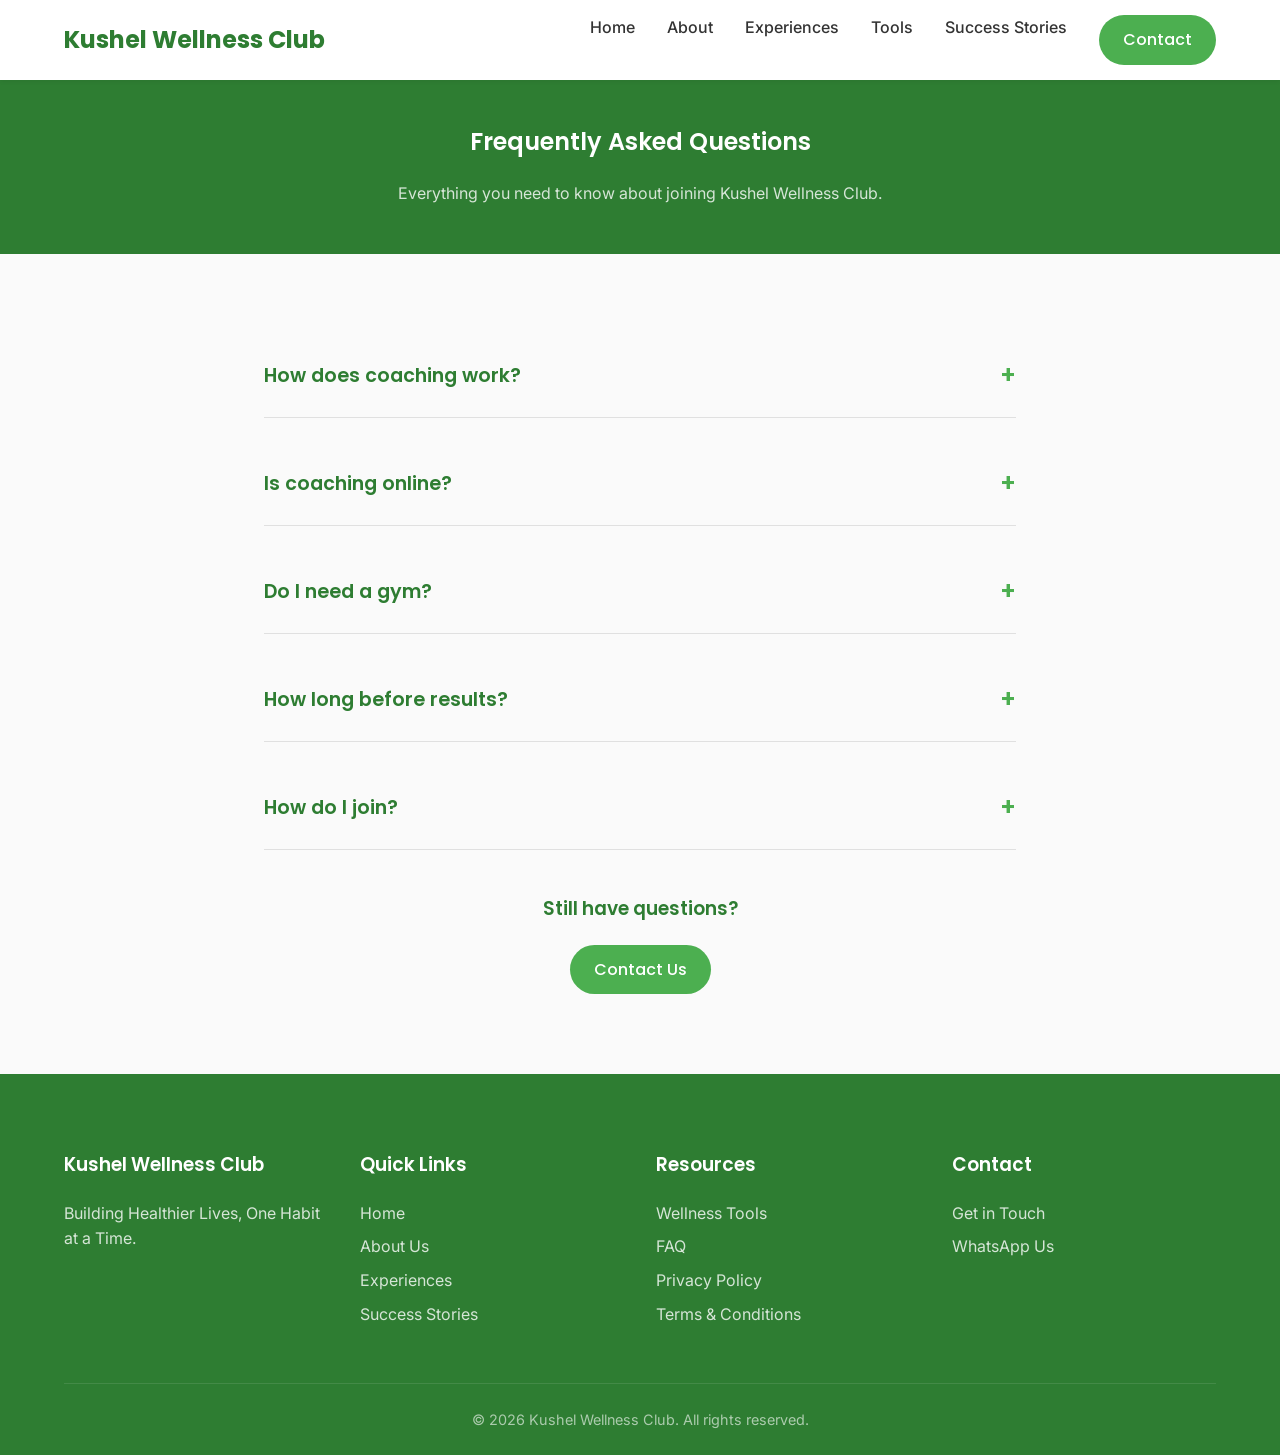
<file: faq.html>
<!DOCTYPE html>
<html lang="en">
<head>
    <meta charset="UTF-8">
    <meta name="viewport" content="width=device-width, initial-scale=1.0">
    <title>FAQ | Kushel Wellness Club</title>
    <meta name="description" content="Frequently asked questions about Kushel Wellness Club's coaching programs, community, and how to get started.">
    <link rel="stylesheet" href="assets/css/style.css">
    <link rel="stylesheet" href="assets/css/responsive.css">
    <meta property="og:title" content="FAQ | Kushel Wellness Club">
    <meta property="og:description" content="Get answers to common questions about our wellness programs.">
    <link rel="canonical" href="https://example.com/faq.html">
    <style>
        .faq-item {
            border-bottom: 1px solid var(--border-color);
            margin-bottom: var(--space-md);
        }
        .faq-question {
            width: 100%;
            text-align: left;
            background: none;
            border: none;
            padding: var(--space-md) 0;
            font-family: var(--font-primary);
            font-size: 1.2rem;
            font-weight: 600;
            color: var(--dark-green);
            cursor: pointer;
            display: flex;
            justify-content: space-between;
            align-items: center;
        }
        .faq-question::after {
            content: '+';
            font-size: 1.5rem;
            color: var(--primary-green);
        }
        .faq-question[aria-expanded="true"]::after {
            content: '-';
        }
        .faq-answer {
            display: none;
            padding-bottom: var(--space-md);
            color: var(--text-light);
        }
    </style>
</head>
<body>
    <!-- Header -->
    <header class="header">
        <div class="container nav-container">
            <a href="index.html" class="logo-container" aria-label="Kushel Wellness Club Home">
                <span class="logo-text">Kushel Wellness Club</span>
            </a>
            <button class="mobile-menu-btn" aria-label="Toggle navigation" aria-expanded="false">
                &#9776;
            </button>
            <nav class="nav-links" aria-label="Main Navigation">
                <a href="index.html" class="nav-link">Home</a>
                <a href="about.html" class="nav-link">About</a>
                <a href="programs.html" class="nav-link">Experiences</a>
                <a href="calculators.html" class="nav-link">Tools</a>
                <a href="success-stories.html" class="nav-link">Success Stories</a>
                <a href="contact.html" class="nav-link btn btn-primary text-white" style="color: white;">Contact</a>
            </nav>
        </div>
    </header>

    <!-- Page Header -->
    <section class="section section-bg-dark text-center" style="padding: var(--space-xl) 0;">
        <div class="container">
            <h1 class="text-white">Frequently Asked Questions</h1>
            <p style="color: rgba(255,255,255,0.8); max-width: 700px; margin: 0 auto;">Everything you need to know about joining Kushel Wellness Club.</p>
        </div>
    </section>

    <!-- FAQ Section -->
    <section class="section">
        <div class="container" style="max-width: 800px;">
            <div class="faq-container">
                <div class="faq-item">
                    <button class="faq-question" aria-expanded="false">How does coaching work?</button>
                    <div class="faq-answer">
                        <p>Our coaching is highly personalized. You start with a free wellness assessment to understand your goals. Based on the assessment, Coach Anjala and the team create a tailored nutrition and lifestyle plan for you. You will receive daily accountability check-ins, access to community experiences, and ongoing support to ensure you stay on track.</p>
                    </div>
                </div>

                <div class="faq-item">
                    <button class="faq-question" aria-expanded="false">Is coaching online?</button>
                    <div class="faq-answer">
                        <p>Yes, the majority of our coaching and community experiences are conducted online, allowing you to participate from anywhere in India. We use WhatsApp for daily accountability and host weekly sessions like "Motivational Monday" and "Transformational Tuesday" via video calls.</p>
                    </div>
                </div>

                <div class="faq-item">
                    <button class="faq-question" aria-expanded="false">Do I need a gym?</button>
                    <div class="faq-answer">
                        <p>No, you do not need a gym membership to see results. Our approach focuses primarily on balanced nutrition (80%) and an active lifestyle (20%). We provide recommendations for home-based workouts, walking routines, and active family activities that fit seamlessly into your day.</p>
                    </div>
                </div>

                <div class="faq-item">
                    <button class="faq-question" aria-expanded="false">How long before results?</button>
                    <div class="faq-answer">
                        <p>Results vary from person to person depending on their starting point and consistency. Many members notice improvements in energy levels and digestion within the first 1-2 weeks. Visible weight management and habit transformation usually become evident within 30 to 90 days of consistent effort.</p>
                    </div>
                </div>

                <div class="faq-item">
                    <button class="faq-question" aria-expanded="false">How do I join?</button>
                    <div class="faq-answer">
                        <p>The first step is simply to book a FREE Wellness Consultation with us. You can do this by clicking the "Contact" button or messaging us directly on WhatsApp. During the call, we will discuss your goals and determine the best program for you.</p>
                    </div>
                </div>
            </div>
            
            <div class="text-center mt-5">
                <h3 class="mb-3">Still have questions?</h3>
                <a href="contact.html" class="btn btn-primary">Contact Us</a>
            </div>
        </div>
    </section>

    <!-- Footer -->
    <footer class="footer">
        <div class="container">
            <div class="grid grid-4">
                <div>
                    <h3>Kushel Wellness Club</h3>
                    <p style="color: rgba(255,255,255,0.8); margin-bottom: 1rem;">Building Healthier Lives, One Habit at a Time.</p>
                </div>
                <div>
                    <h3>Quick Links</h3>
                    <ul class="footer-links">
                        <li><a href="index.html">Home</a></li>
                        <li><a href="about.html">About Us</a></li>
                        <li><a href="programs.html">Experiences</a></li>
                        <li><a href="success-stories.html">Success Stories</a></li>
                    </ul>
                </div>
                <div>
                    <h3>Resources</h3>
                    <ul class="footer-links">
                        <li><a href="calculators.html">Wellness Tools</a></li>
                        <li><a href="faq.html">FAQ</a></li>
                        <li><a href="privacy.html">Privacy Policy</a></li>
                        <li><a href="terms.html">Terms & Conditions</a></li>
                    </ul>
                </div>
                <div>
                    <h3>Contact</h3>
                    <ul class="footer-links">
                        <li><a href="contact.html">Get in Touch</a></li>
                        <li><a href="https://wa.me/910000000000" target="_blank" rel="noopener noreferrer">WhatsApp Us</a></li>
                    </ul>
                </div>
            </div>
            <div class="footer-bottom">
                &copy; 2026 Kushel Wellness Club. All rights reserved.
            </div>
        </div>
    </footer>

    <script src="assets/js/main.js"></script>
</body>
</html>
</file>
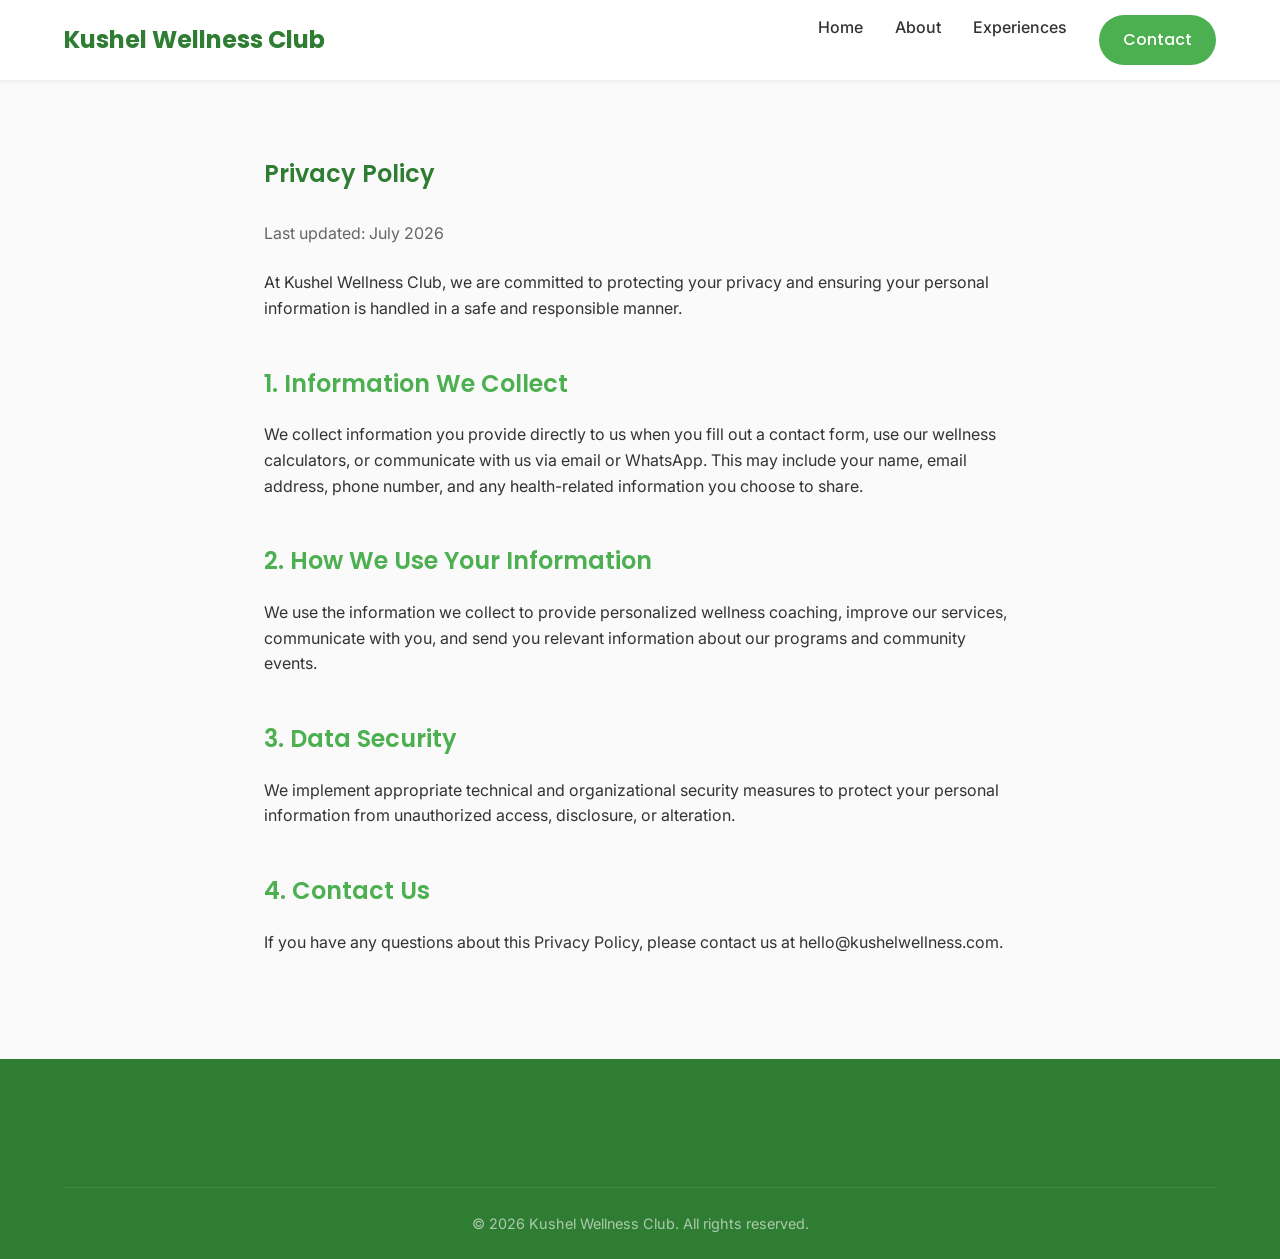
<file: privacy.html>
<!DOCTYPE html>
<html lang="en">
<head>
    <meta charset="UTF-8">
    <meta name="viewport" content="width=device-width, initial-scale=1.0">
    <title>Privacy Policy | Kushel Wellness Club</title>
    <link rel="stylesheet" href="assets/css/style.css">
    <link rel="stylesheet" href="assets/css/responsive.css">
</head>
<body>
    <header class="header">
        <div class="container nav-container">
            <a href="index.html" class="logo-container">
                <span class="logo-text">Kushel Wellness Club</span>
            </a>
            <nav class="nav-links">
                <a href="index.html" class="nav-link">Home</a>
                <a href="about.html" class="nav-link">About</a>
                <a href="programs.html" class="nav-link">Experiences</a>
                <a href="contact.html" class="nav-link btn btn-primary text-white" style="color: white;">Contact</a>
            </nav>
        </div>
    </header>

    <section class="section">
        <div class="container" style="max-width: 800px;">
            <h1 class="mb-4">Privacy Policy</h1>
            <p class="mb-3 text-light">Last updated: July 2026</p>
            <p class="mb-3">At Kushel Wellness Club, we are committed to protecting your privacy and ensuring your personal information is handled in a safe and responsible manner.</p>
            
            <h2 class="mt-5 mb-3 text-primary">1. Information We Collect</h2>
            <p class="mb-3">We collect information you provide directly to us when you fill out a contact form, use our wellness calculators, or communicate with us via email or WhatsApp. This may include your name, email address, phone number, and any health-related information you choose to share.</p>
            
            <h2 class="mt-5 mb-3 text-primary">2. How We Use Your Information</h2>
            <p class="mb-3">We use the information we collect to provide personalized wellness coaching, improve our services, communicate with you, and send you relevant information about our programs and community events.</p>
            
            <h2 class="mt-5 mb-3 text-primary">3. Data Security</h2>
            <p class="mb-3">We implement appropriate technical and organizational security measures to protect your personal information from unauthorized access, disclosure, or alteration.</p>
            
            <h2 class="mt-5 mb-3 text-primary">4. Contact Us</h2>
            <p class="mb-3">If you have any questions about this Privacy Policy, please contact us at hello@kushelwellness.com.</p>
        </div>
    </section>

    <!-- Footer -->
    <footer class="footer">
        <div class="container">
            <div class="footer-bottom mt-0">
                &copy; 2026 Kushel Wellness Club. All rights reserved.
            </div>
        </div>
    </footer>
</body>
</html>
</file>
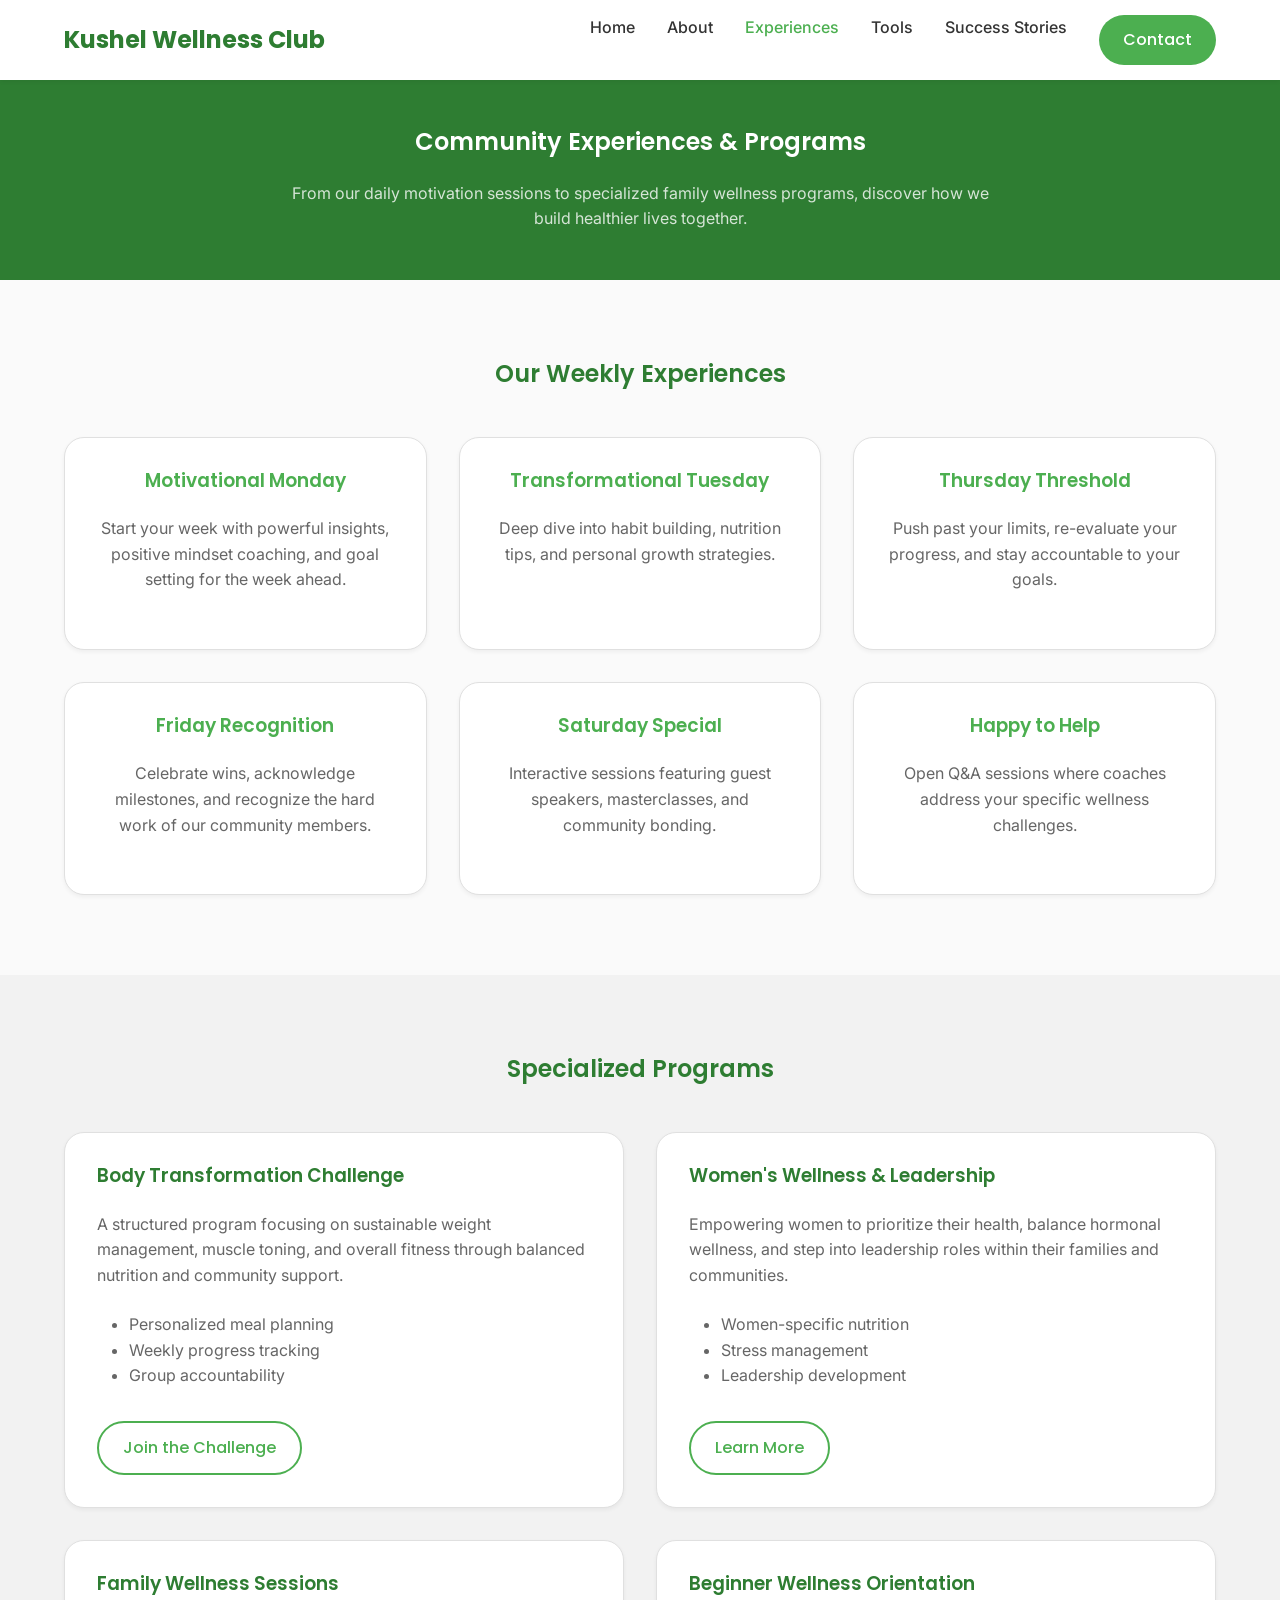
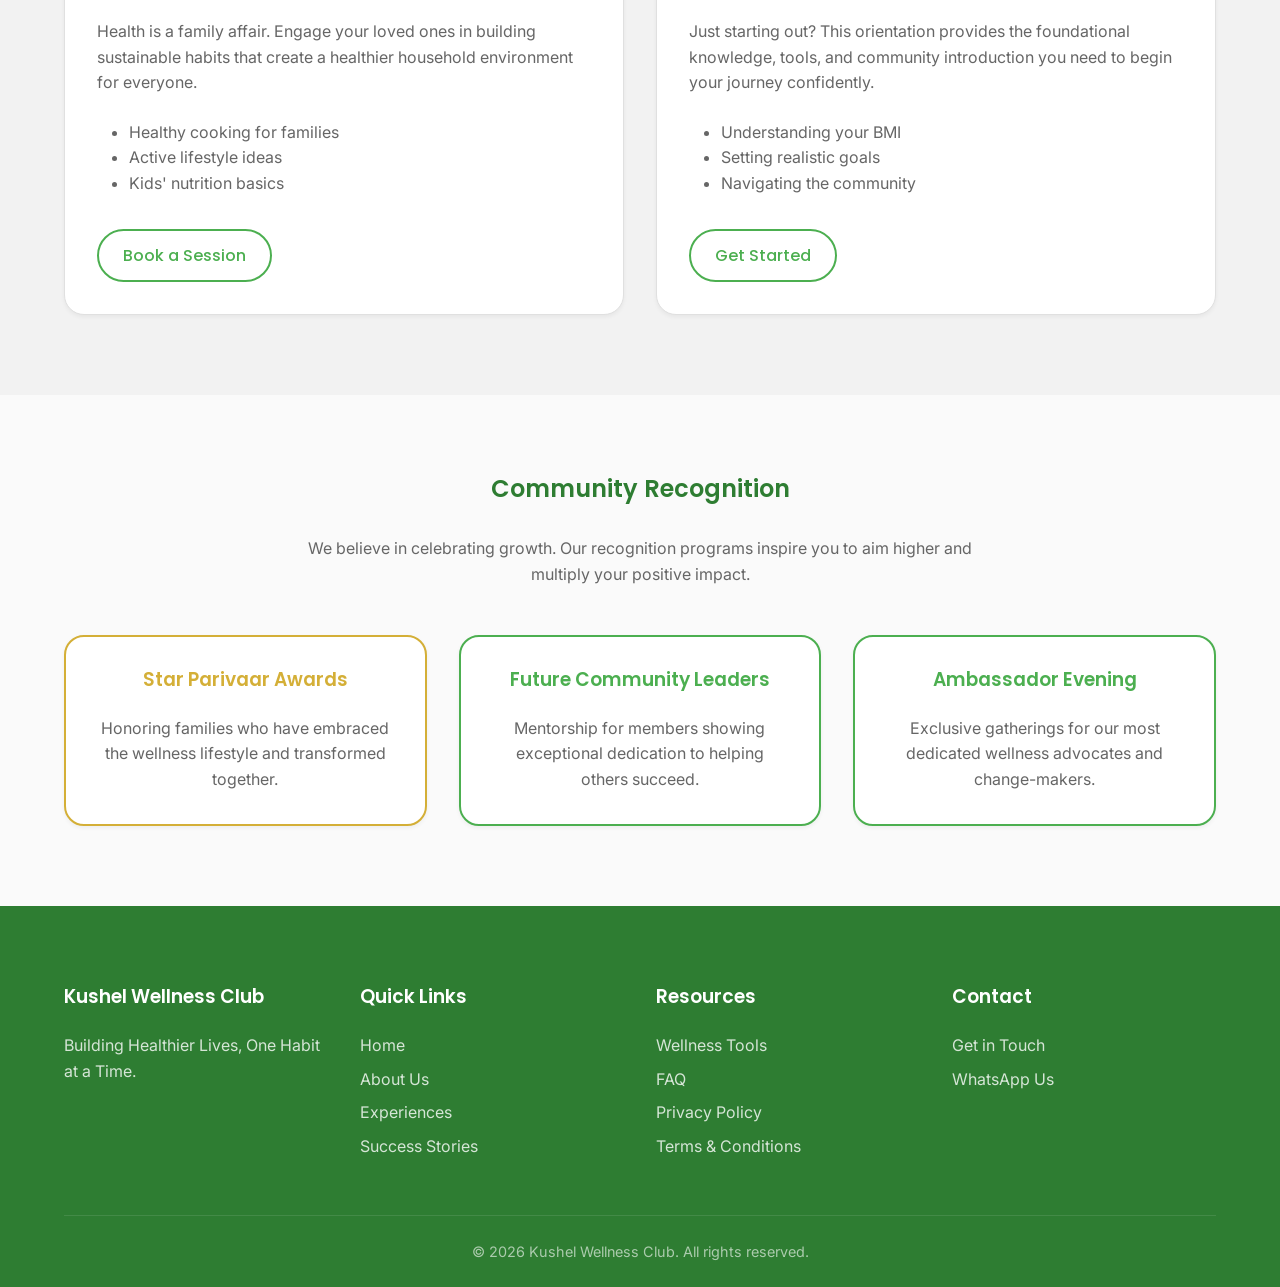
<file: programs.html>
<!DOCTYPE html>
<html lang="en">
<head>
    <meta charset="UTF-8">
    <meta name="viewport" content="width=device-width, initial-scale=1.0">
    <title>Experiences & Programs | Kushel Wellness Club</title>
    <meta name="description" content="Explore our diverse wellness programs, community experiences, and transformation challenges at Kushel Wellness Club.">
    <link rel="stylesheet" href="assets/css/style.css">
    <link rel="stylesheet" href="assets/css/responsive.css">
    <meta property="og:title" content="Kushel Wellness Club Experiences">
    <meta property="og:description" content="Join our supportive community programs to build healthier habits.">
    <link rel="canonical" href="https://example.com/programs.html">
</head>
<body>
    <!-- Header -->
    <header class="header">
        <div class="container nav-container">
            <a href="index.html" class="logo-container" aria-label="Kushel Wellness Club Home">
                <span class="logo-text">Kushel Wellness Club</span>
            </a>
            <button class="mobile-menu-btn" aria-label="Toggle navigation" aria-expanded="false">
                &#9776;
            </button>
            <nav class="nav-links" aria-label="Main Navigation">
                <a href="index.html" class="nav-link">Home</a>
                <a href="about.html" class="nav-link">About</a>
                <a href="programs.html" class="nav-link active" aria-current="page">Experiences</a>
                <a href="calculators.html" class="nav-link">Tools</a>
                <a href="success-stories.html" class="nav-link">Success Stories</a>
                <a href="contact.html" class="nav-link btn btn-primary text-white" style="color: white;">Contact</a>
            </nav>
        </div>
    </header>

    <!-- Page Header -->
    <section class="section section-bg-dark text-center" style="padding: var(--space-xl) 0;">
        <div class="container">
            <h1 class="text-white">Community Experiences & Programs</h1>
            <p style="color: rgba(255,255,255,0.8); max-width: 700px; margin: 0 auto;">From our daily motivation sessions to specialized family wellness programs, discover how we build healthier lives together.</p>
        </div>
    </section>

    <!-- Core Programs -->
    <section class="section">
        <div class="container text-center">
            <h2 class="mb-5">Our Weekly Experiences</h2>
            <div class="grid grid-3">
                <div class="card">
                    <h3 class="text-primary">Motivational Monday</h3>
                    <p class="text-light mb-3">Start your week with powerful insights, positive mindset coaching, and goal setting for the week ahead.</p>
                </div>
                <div class="card">
                    <h3 class="text-primary">Transformational Tuesday</h3>
                    <p class="text-light mb-3">Deep dive into habit building, nutrition tips, and personal growth strategies.</p>
                </div>
                <div class="card">
                    <h3 class="text-primary">Thursday Threshold</h3>
                    <p class="text-light mb-3">Push past your limits, re-evaluate your progress, and stay accountable to your goals.</p>
                </div>
                <div class="card">
                    <h3 class="text-primary">Friday Recognition</h3>
                    <p class="text-light mb-3">Celebrate wins, acknowledge milestones, and recognize the hard work of our community members.</p>
                </div>
                <div class="card">
                    <h3 class="text-primary">Saturday Special</h3>
                    <p class="text-light mb-3">Interactive sessions featuring guest speakers, masterclasses, and community bonding.</p>
                </div>
                <div class="card">
                    <h3 class="text-primary">Happy to Help</h3>
                    <p class="text-light mb-3">Open Q&A sessions where coaches address your specific wellness challenges.</p>
                </div>
            </div>
        </div>
    </section>

    <!-- Specialized Programs -->
    <section class="section section-bg-light">
        <div class="container">
            <h2 class="text-center mb-5">Specialized Programs</h2>
            <div class="grid grid-2">
                <div class="card">
                    <h3 class="text-dark">Body Transformation Challenge</h3>
                    <p class="text-light mb-3">A structured program focusing on sustainable weight management, muscle toning, and overall fitness through balanced nutrition and community support.</p>
                    <ul style="list-style: disc; margin-left: var(--space-lg); color: var(--text-light);" class="mb-4">
                        <li>Personalized meal planning</li>
                        <li>Weekly progress tracking</li>
                        <li>Group accountability</li>
                    </ul>
                    <a href="contact.html" class="btn btn-secondary">Join the Challenge</a>
                </div>
                <div class="card">
                    <h3 class="text-dark">Women's Wellness & Leadership</h3>
                    <p class="text-light mb-3">Empowering women to prioritize their health, balance hormonal wellness, and step into leadership roles within their families and communities.</p>
                    <ul style="list-style: disc; margin-left: var(--space-lg); color: var(--text-light);" class="mb-4">
                        <li>Women-specific nutrition</li>
                        <li>Stress management</li>
                        <li>Leadership development</li>
                    </ul>
                    <a href="contact.html" class="btn btn-secondary">Learn More</a>
                </div>
                <div class="card">
                    <h3 class="text-dark">Family Wellness Sessions</h3>
                    <p class="text-light mb-3">Health is a family affair. Engage your loved ones in building sustainable habits that create a healthier household environment for everyone.</p>
                    <ul style="list-style: disc; margin-left: var(--space-lg); color: var(--text-light);" class="mb-4">
                        <li>Healthy cooking for families</li>
                        <li>Active lifestyle ideas</li>
                        <li>Kids' nutrition basics</li>
                    </ul>
                    <a href="contact.html" class="btn btn-secondary">Book a Session</a>
                </div>
                <div class="card">
                    <h3 class="text-dark">Beginner Wellness Orientation</h3>
                    <p class="text-light mb-3">Just starting out? This orientation provides the foundational knowledge, tools, and community introduction you need to begin your journey confidently.</p>
                    <ul style="list-style: disc; margin-left: var(--space-lg); color: var(--text-light);" class="mb-4">
                        <li>Understanding your BMI</li>
                        <li>Setting realistic goals</li>
                        <li>Navigating the community</li>
                    </ul>
                    <a href="contact.html" class="btn btn-secondary">Get Started</a>
                </div>
            </div>
        </div>
    </section>

    <!-- Community Recognition -->
    <section class="section text-center">
        <div class="container">
            <h2 class="mb-4">Community Recognition</h2>
            <p class="text-light mb-5 max-width-700" style="max-width: 700px; margin-left: auto; margin-right: auto;">We believe in celebrating growth. Our recognition programs inspire you to aim higher and multiply your positive impact.</p>
            <div class="grid grid-3">
                <div class="card" style="border: 2px solid var(--accent-gold);">
                    <h3 class="text-gold" style="color: var(--accent-gold);">Star Parivaar Awards</h3>
                    <p class="text-light">Honoring families who have embraced the wellness lifestyle and transformed together.</p>
                </div>
                <div class="card" style="border: 2px solid var(--primary-green);">
                    <h3 class="text-primary">Future Community Leaders</h3>
                    <p class="text-light">Mentorship for members showing exceptional dedication to helping others succeed.</p>
                </div>
                <div class="card" style="border: 2px solid var(--primary-green);">
                    <h3 class="text-primary">Ambassador Evening</h3>
                    <p class="text-light">Exclusive gatherings for our most dedicated wellness advocates and change-makers.</p>
                </div>
            </div>
        </div>
    </section>

    <!-- Footer -->
    <footer class="footer">
        <div class="container">
            <div class="grid grid-4">
                <div>
                    <h3>Kushel Wellness Club</h3>
                    <p style="color: rgba(255,255,255,0.8); margin-bottom: 1rem;">Building Healthier Lives, One Habit at a Time.</p>
                </div>
                <div>
                    <h3>Quick Links</h3>
                    <ul class="footer-links">
                        <li><a href="index.html">Home</a></li>
                        <li><a href="about.html">About Us</a></li>
                        <li><a href="programs.html">Experiences</a></li>
                        <li><a href="success-stories.html">Success Stories</a></li>
                    </ul>
                </div>
                <div>
                    <h3>Resources</h3>
                    <ul class="footer-links">
                        <li><a href="calculators.html">Wellness Tools</a></li>
                        <li><a href="faq.html">FAQ</a></li>
                        <li><a href="privacy.html">Privacy Policy</a></li>
                        <li><a href="terms.html">Terms & Conditions</a></li>
                    </ul>
                </div>
                <div>
                    <h3>Contact</h3>
                    <ul class="footer-links">
                        <li><a href="contact.html">Get in Touch</a></li>
                        <li><a href="https://wa.me/910000000000" target="_blank" rel="noopener noreferrer">WhatsApp Us</a></li>
                    </ul>
                </div>
            </div>
            <div class="footer-bottom">
                &copy; 2026 Kushel Wellness Club. All rights reserved.
            </div>
        </div>
    </footer>

    <script src="assets/js/main.js"></script>
</body>
</html>
</file>
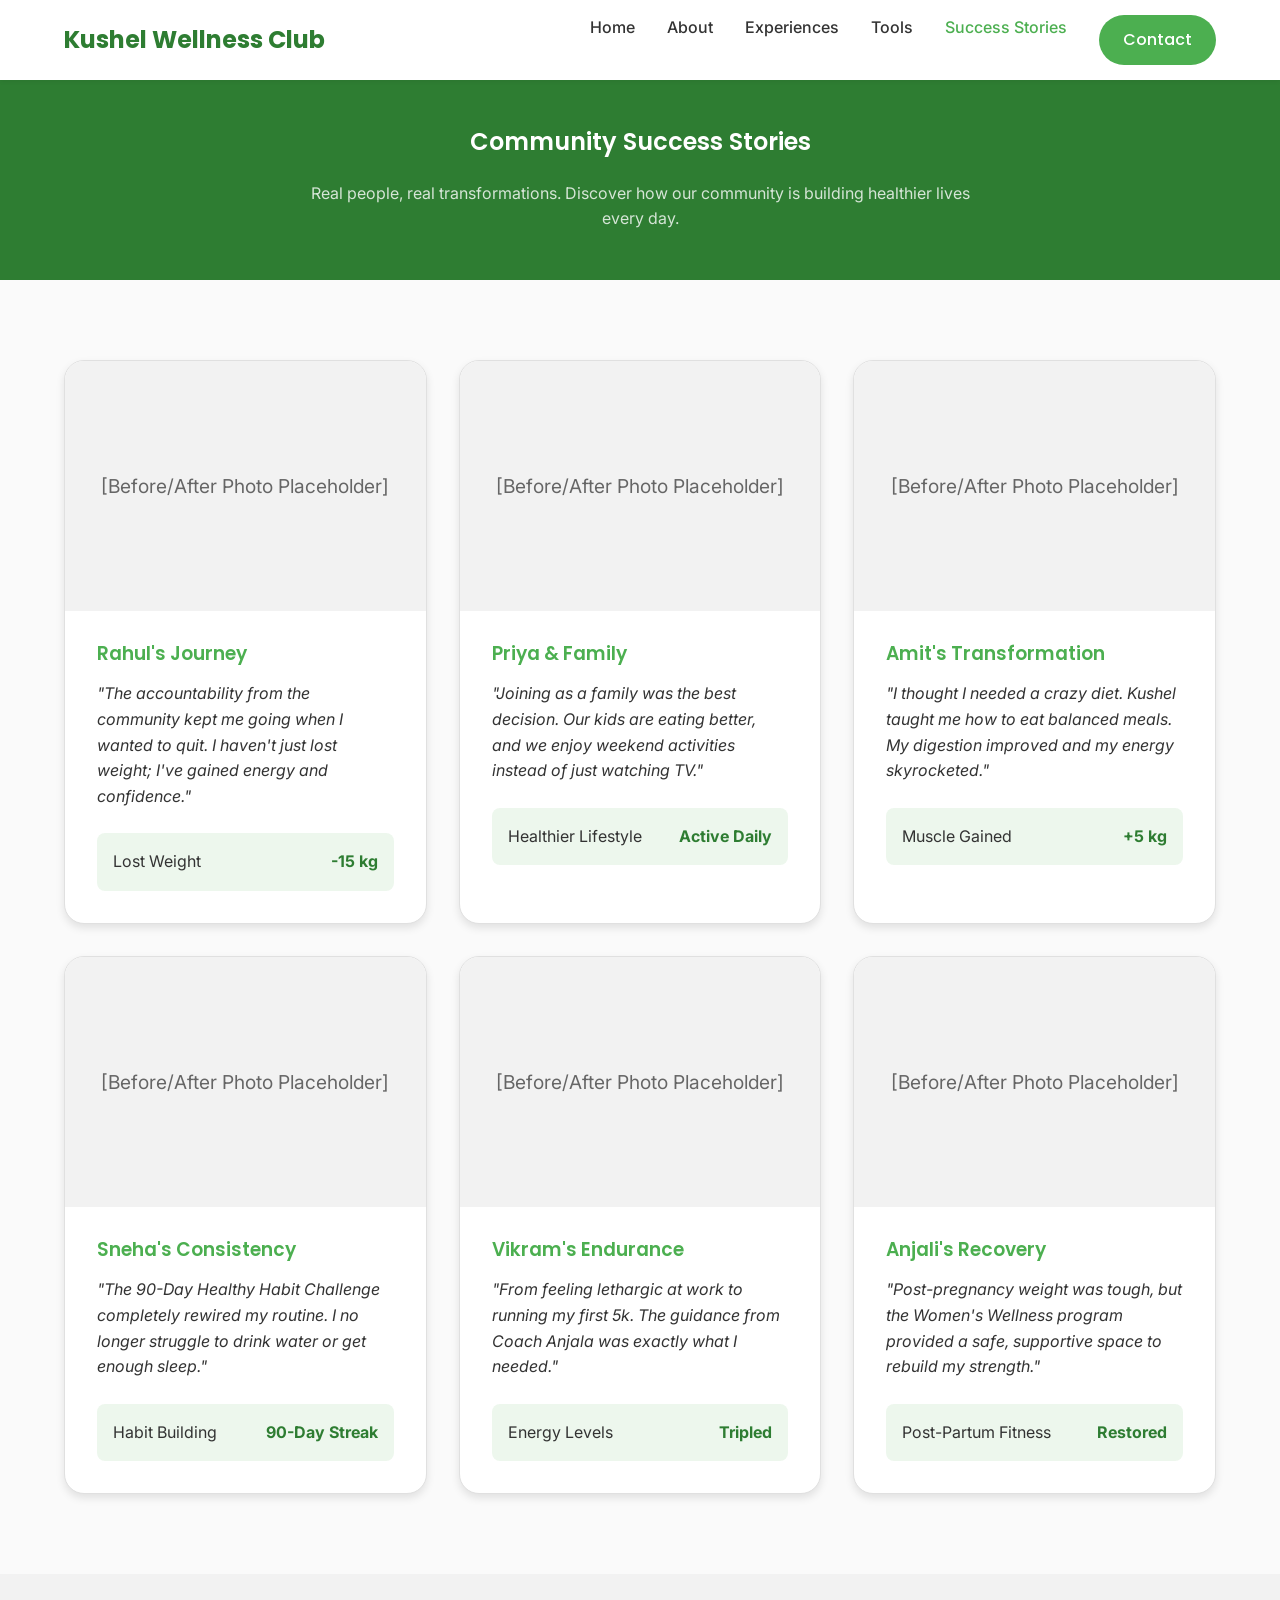
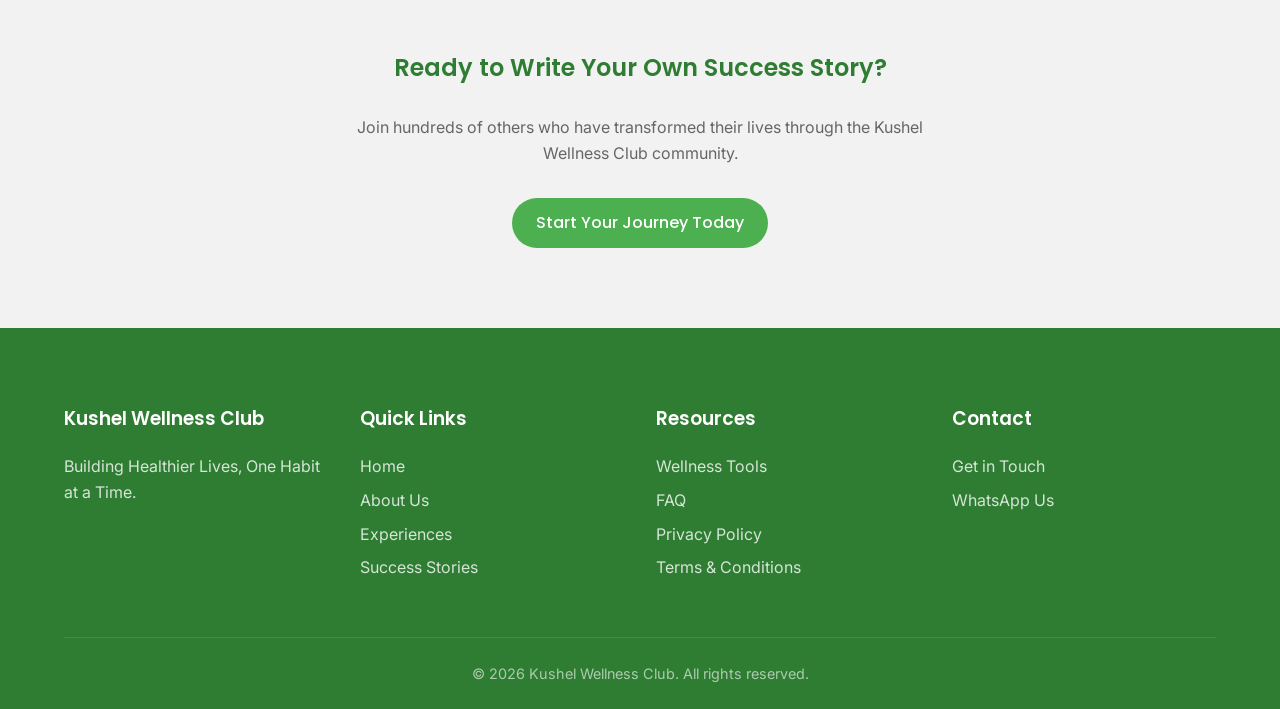
<file: success-stories.html>
<!DOCTYPE html>
<html lang="en">
<head>
    <meta charset="UTF-8">
    <meta name="viewport" content="width=device-width, initial-scale=1.0">
    <title>Success Stories | Kushel Wellness Club</title>
    <meta name="description" content="Read inspiring success stories from our community members who transformed their health and lives.">
    <link rel="stylesheet" href="assets/css/style.css">
    <link rel="stylesheet" href="assets/css/responsive.css">
    <meta property="og:title" content="Success Stories | Kushel Wellness Club">
    <meta property="og:description" content="Real people, real transformations. Discover our community successes.">
    <link rel="canonical" href="https://example.com/success-stories.html">
    <style>
        .testimonial-card {
            background: var(--white);
            border-radius: var(--radius-lg);
            overflow: hidden;
            box-shadow: var(--shadow-md);
            border: 1px solid var(--border-color);
        }
        .testimonial-img {
            width: 100%;
            height: 250px;
            background-color: var(--light-grey);
            display: flex;
            align-items: center;
            justify-content: center;
            color: var(--text-light);
            font-size: 1.2rem;
        }
        .testimonial-content {
            padding: var(--space-lg);
        }
        .testimonial-quote {
            font-style: italic;
            margin-bottom: var(--space-md);
            color: var(--text-color);
        }
        .testimonial-results {
            background-color: rgba(76, 175, 80, 0.1);
            padding: var(--space-sm);
            border-radius: var(--radius-sm);
            display: flex;
            justify-content: space-between;
            align-items: center;
        }
        .result-stat {
            font-weight: bold;
            color: var(--dark-green);
        }
    </style>
</head>
<body>
    <!-- Header -->
    <header class="header">
        <div class="container nav-container">
            <a href="index.html" class="logo-container" aria-label="Kushel Wellness Club Home">
                <span class="logo-text">Kushel Wellness Club</span>
            </a>
            <button class="mobile-menu-btn" aria-label="Toggle navigation" aria-expanded="false">
                &#9776;
            </button>
            <nav class="nav-links" aria-label="Main Navigation">
                <a href="index.html" class="nav-link">Home</a>
                <a href="about.html" class="nav-link">About</a>
                <a href="programs.html" class="nav-link">Experiences</a>
                <a href="calculators.html" class="nav-link">Tools</a>
                <a href="success-stories.html" class="nav-link active" aria-current="page">Success Stories</a>
                <a href="contact.html" class="nav-link btn btn-primary text-white" style="color: white;">Contact</a>
            </nav>
        </div>
    </header>

    <!-- Page Header -->
    <section class="section section-bg-dark text-center" style="padding: var(--space-xl) 0;">
        <div class="container">
            <h1 class="text-white">Community Success Stories</h1>
            <p style="color: rgba(255,255,255,0.8); max-width: 700px; margin: 0 auto;">Real people, real transformations. Discover how our community is building healthier lives every day.</p>
        </div>
    </section>

    <!-- Testimonials Grid -->
    <section class="section">
        <div class="container">
            <div class="grid grid-3">
                <!-- Story 1 -->
                <div class="testimonial-card">
                    <div class="testimonial-img">[Before/After Photo Placeholder]</div>
                    <div class="testimonial-content">
                        <h3 class="text-primary mb-2">Rahul's Journey</h3>
                        <p class="testimonial-quote">"The accountability from the community kept me going when I wanted to quit. I haven't just lost weight; I've gained energy and confidence."</p>
                        <div class="testimonial-results">
                            <span>Lost Weight</span>
                            <span class="result-stat">-15 kg</span>
                        </div>
                    </div>
                </div>

                <!-- Story 2 -->
                <div class="testimonial-card">
                    <div class="testimonial-img">[Before/After Photo Placeholder]</div>
                    <div class="testimonial-content">
                        <h3 class="text-primary mb-2">Priya & Family</h3>
                        <p class="testimonial-quote">"Joining as a family was the best decision. Our kids are eating better, and we enjoy weekend activities instead of just watching TV."</p>
                        <div class="testimonial-results">
                            <span>Healthier Lifestyle</span>
                            <span class="result-stat">Active Daily</span>
                        </div>
                    </div>
                </div>

                <!-- Story 3 -->
                <div class="testimonial-card">
                    <div class="testimonial-img">[Before/After Photo Placeholder]</div>
                    <div class="testimonial-content">
                        <h3 class="text-primary mb-2">Amit's Transformation</h3>
                        <p class="testimonial-quote">"I thought I needed a crazy diet. Kushel taught me how to eat balanced meals. My digestion improved and my energy skyrocketed."</p>
                        <div class="testimonial-results">
                            <span>Muscle Gained</span>
                            <span class="result-stat">+5 kg</span>
                        </div>
                    </div>
                </div>
                
                <!-- Story 4 -->
                <div class="testimonial-card">
                    <div class="testimonial-img">[Before/After Photo Placeholder]</div>
                    <div class="testimonial-content">
                        <h3 class="text-primary mb-2">Sneha's Consistency</h3>
                        <p class="testimonial-quote">"The 90-Day Healthy Habit Challenge completely rewired my routine. I no longer struggle to drink water or get enough sleep."</p>
                        <div class="testimonial-results">
                            <span>Habit Building</span>
                            <span class="result-stat">90-Day Streak</span>
                        </div>
                    </div>
                </div>

                <!-- Story 5 -->
                <div class="testimonial-card">
                    <div class="testimonial-img">[Before/After Photo Placeholder]</div>
                    <div class="testimonial-content">
                        <h3 class="text-primary mb-2">Vikram's Endurance</h3>
                        <p class="testimonial-quote">"From feeling lethargic at work to running my first 5k. The guidance from Coach Anjala was exactly what I needed."</p>
                        <div class="testimonial-results">
                            <span>Energy Levels</span>
                            <span class="result-stat">Tripled</span>
                        </div>
                    </div>
                </div>

                <!-- Story 6 -->
                <div class="testimonial-card">
                    <div class="testimonial-img">[Before/After Photo Placeholder]</div>
                    <div class="testimonial-content">
                        <h3 class="text-primary mb-2">Anjali's Recovery</h3>
                        <p class="testimonial-quote">"Post-pregnancy weight was tough, but the Women's Wellness program provided a safe, supportive space to rebuild my strength."</p>
                        <div class="testimonial-results">
                            <span>Post-Partum Fitness</span>
                            <span class="result-stat">Restored</span>
                        </div>
                    </div>
                </div>
            </div>
        </div>
    </section>

    <!-- Call to Action -->
    <section class="section section-bg-light text-center">
        <div class="container">
            <h2 class="mb-4">Ready to Write Your Own Success Story?</h2>
            <p class="mb-5 text-light max-width-700" style="max-width: 600px; margin: 0 auto 2rem;">Join hundreds of others who have transformed their lives through the Kushel Wellness Club community.</p>
            <a href="contact.html" class="btn btn-primary">Start Your Journey Today</a>
        </div>
    </section>

    <!-- Footer -->
    <footer class="footer">
        <div class="container">
            <div class="grid grid-4">
                <div>
                    <h3>Kushel Wellness Club</h3>
                    <p style="color: rgba(255,255,255,0.8); margin-bottom: 1rem;">Building Healthier Lives, One Habit at a Time.</p>
                </div>
                <div>
                    <h3>Quick Links</h3>
                    <ul class="footer-links">
                        <li><a href="index.html">Home</a></li>
                        <li><a href="about.html">About Us</a></li>
                        <li><a href="programs.html">Experiences</a></li>
                        <li><a href="success-stories.html">Success Stories</a></li>
                    </ul>
                </div>
                <div>
                    <h3>Resources</h3>
                    <ul class="footer-links">
                        <li><a href="calculators.html">Wellness Tools</a></li>
                        <li><a href="faq.html">FAQ</a></li>
                        <li><a href="privacy.html">Privacy Policy</a></li>
                        <li><a href="terms.html">Terms & Conditions</a></li>
                    </ul>
                </div>
                <div>
                    <h3>Contact</h3>
                    <ul class="footer-links">
                        <li><a href="contact.html">Get in Touch</a></li>
                        <li><a href="https://wa.me/910000000000" target="_blank" rel="noopener noreferrer">WhatsApp Us</a></li>
                    </ul>
                </div>
            </div>
            <div class="footer-bottom">
                &copy; 2026 Kushel Wellness Club. All rights reserved.
            </div>
        </div>
    </footer>

    <script src="assets/js/main.js"></script>
</body>
</html>
</file>
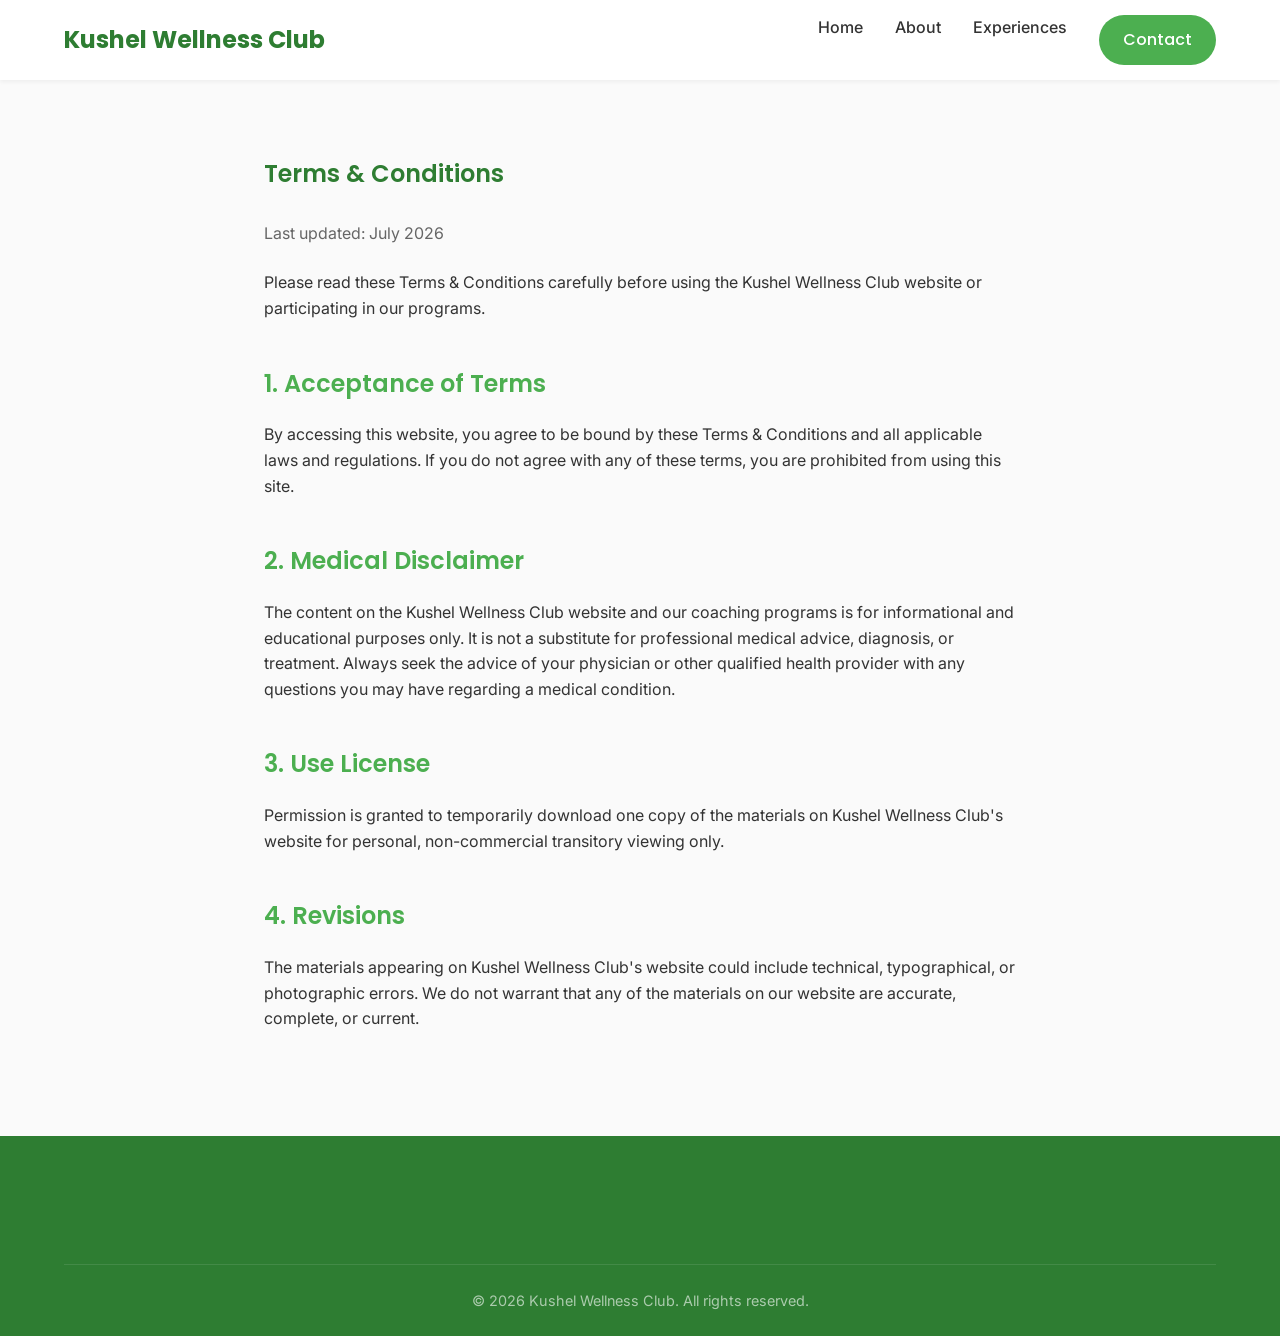
<file: terms.html>
<!DOCTYPE html>
<html lang="en">
<head>
    <meta charset="UTF-8">
    <meta name="viewport" content="width=device-width, initial-scale=1.0">
    <title>Terms & Conditions | Kushel Wellness Club</title>
    <link rel="stylesheet" href="assets/css/style.css">
    <link rel="stylesheet" href="assets/css/responsive.css">
</head>
<body>
    <header class="header">
        <div class="container nav-container">
            <a href="index.html" class="logo-container">
                <span class="logo-text">Kushel Wellness Club</span>
            </a>
            <nav class="nav-links">
                <a href="index.html" class="nav-link">Home</a>
                <a href="about.html" class="nav-link">About</a>
                <a href="programs.html" class="nav-link">Experiences</a>
                <a href="contact.html" class="nav-link btn btn-primary text-white" style="color: white;">Contact</a>
            </nav>
        </div>
    </header>

    <section class="section">
        <div class="container" style="max-width: 800px;">
            <h1 class="mb-4">Terms & Conditions</h1>
            <p class="mb-3 text-light">Last updated: July 2026</p>
            <p class="mb-3">Please read these Terms & Conditions carefully before using the Kushel Wellness Club website or participating in our programs.</p>
            
            <h2 class="mt-5 mb-3 text-primary">1. Acceptance of Terms</h2>
            <p class="mb-3">By accessing this website, you agree to be bound by these Terms & Conditions and all applicable laws and regulations. If you do not agree with any of these terms, you are prohibited from using this site.</p>
            
            <h2 class="mt-5 mb-3 text-primary">2. Medical Disclaimer</h2>
            <p class="mb-3">The content on the Kushel Wellness Club website and our coaching programs is for informational and educational purposes only. It is not a substitute for professional medical advice, diagnosis, or treatment. Always seek the advice of your physician or other qualified health provider with any questions you may have regarding a medical condition.</p>
            
            <h2 class="mt-5 mb-3 text-primary">3. Use License</h2>
            <p class="mb-3">Permission is granted to temporarily download one copy of the materials on Kushel Wellness Club's website for personal, non-commercial transitory viewing only.</p>
            
            <h2 class="mt-5 mb-3 text-primary">4. Revisions</h2>
            <p class="mb-3">The materials appearing on Kushel Wellness Club's website could include technical, typographical, or photographic errors. We do not warrant that any of the materials on our website are accurate, complete, or current.</p>
        </div>
    </section>

    <!-- Footer -->
    <footer class="footer">
        <div class="container">
            <div class="footer-bottom mt-0">
                &copy; 2026 Kushel Wellness Club. All rights reserved.
            </div>
        </div>
    </footer>
</body>
</html>
</file>
<file: assets/css/style.css>
/* Global Styles for Kushel Wellness Club */
@import url('https://fonts.googleapis.com/css2?family=Inter:wght@300;400;500;600&family=Poppins:wght@400;500;600;700&display=swap');
@import 'variables.css';

* {
  margin: 0;
  padding: 0;
  box-sizing: border-box;
}

body {
  font-family: var(--font-secondary);
  background-color: var(--bg-color);
  color: var(--text-color);
  line-height: 1.6;
  font-size: 16px;
}

h1, h2, h3, h4, h5, h6 {
  font-family: var(--font-primary);
  font-weight: 600;
  line-height: 1.2;
  color: var(--dark-green);
  margin-bottom: var(--space-md);
}

a {
  text-decoration: none;
  color: inherit;
  transition: color var(--transition-fast);
}

img {
  max-width: 100%;
  height: auto;
  display: block;
}

ul {
  list-style: none;
}

.container {
  width: 100%;
  max-width: 1200px;
  margin: 0 auto;
  padding: 0 var(--space-md);
}

/* Typography Classes */
.text-center { text-align: center; }
.text-primary { color: var(--primary-green); }
.text-dark { color: var(--dark-green); }
.text-light { color: var(--text-light); }
.text-white { color: var(--white); }

/* Buttons */
.btn {
  display: inline-flex;
  align-items: center;
  justify-content: center;
  padding: 12px 24px;
  border-radius: var(--radius-full);
  font-family: var(--font-primary);
  font-weight: 500;
  cursor: pointer;
  transition: all var(--transition-fast);
  border: none;
  font-size: 1rem;
}

.btn-primary {
  background-color: var(--primary-green);
  color: var(--white);
}

.btn-primary:hover {
  background-color: var(--dark-green);
  transform: translateY(-2px);
  box-shadow: var(--shadow-md);
}

.btn-secondary {
  background-color: transparent;
  color: var(--primary-green);
  border: 2px solid var(--primary-green);
}

.btn-secondary:hover {
  background-color: var(--primary-green);
  color: var(--white);
  transform: translateY(-2px);
}

.btn-gold {
  background-color: var(--accent-gold);
  color: var(--white);
}

.btn-gold:hover {
  background-color: #c4a133;
  transform: translateY(-2px);
  box-shadow: var(--shadow-md);
}

/* Header & Navigation */
.header {
  background-color: var(--white);
  box-shadow: var(--shadow-sm);
  position: sticky;
  top: 0;
  z-index: 1000;
}

.nav-container {
  display: flex;
  justify-content: space-between;
  align-items: center;
  height: 80px;
}

.logo-container {
  display: flex;
  align-items: center;
}

.logo-img {
  height: 50px;
  margin-right: 10px;
}

.logo-text {
  font-family: var(--font-primary);
  font-size: 1.5rem;
  font-weight: 700;
  color: var(--dark-green);
}

.nav-links {
  display: flex;
  gap: var(--space-lg);
}

.nav-link {
  font-weight: 500;
  color: var(--text-color);
}

.nav-link:hover, .nav-link.active {
  color: var(--primary-green);
}

.mobile-menu-btn {
  display: none;
  background: none;
  border: none;
  font-size: 1.5rem;
  color: var(--dark-green);
  cursor: pointer;
}

/* Sections */
.section {
  padding: var(--space-xxl) 0;
}

.section-bg-light {
  background-color: var(--light-grey);
}

.section-bg-dark {
  background-color: var(--dark-green);
  color: var(--white);
}

.section-bg-dark h2, .section-bg-dark h3 {
  color: var(--white);
}

/* Hero Section */
.hero {
  min-height: 80vh;
  display: flex;
  align-items: center;
  background-color: var(--white);
  position: relative;
  overflow: hidden;
}

.hero::after {
  content: '';
  position: absolute;
  top: 0;
  right: 0;
  width: 50%;
  height: 100%;
  background: linear-gradient(135deg, rgba(76, 175, 80, 0.1) 0%, rgba(46, 125, 50, 0.05) 100%);
  border-radius: 50% 0 0 50%;
  z-index: 0;
}

.hero-content {
  position: relative;
  z-index: 1;
  max-width: 600px;
}

.hero h1 {
  font-size: 3.5rem;
  margin-bottom: var(--space-md);
  color: var(--dark-green);
}

.hero p {
  font-size: 1.25rem;
  color: var(--text-light);
  margin-bottom: var(--space-lg);
}

.hero-buttons {
  display: flex;
  gap: var(--space-md);
}

/* Cards */
.card {
  background: var(--white);
  border-radius: var(--radius-lg);
  padding: var(--space-lg);
  box-shadow: var(--shadow-sm);
  transition: transform var(--transition-normal), box-shadow var(--transition-normal);
  border: 1px solid var(--border-color);
}

.card:hover {
  transform: translateY(-5px);
  box-shadow: var(--shadow-lg);
}

.grid {
  display: grid;
  gap: var(--space-lg);
}

.grid-2 { grid-template-columns: repeat(2, 1fr); }
.grid-3 { grid-template-columns: repeat(3, 1fr); }
.grid-4 { grid-template-columns: repeat(4, 1fr); }

/* Footer */
.footer {
  background-color: var(--dark-green);
  color: var(--white);
  padding: var(--space-xxl) 0 var(--space-md);
}

.footer h3 {
  color: var(--white);
  margin-bottom: var(--space-md);
}

.footer-links li {
  margin-bottom: var(--space-xs);
}

.footer-links a {
  color: rgba(255,255,255,0.8);
}

.footer-links a:hover {
  color: var(--accent-gold);
}

.footer-bottom {
  margin-top: var(--space-xl);
  padding-top: var(--space-md);
  border-top: 1px solid rgba(255,255,255,0.1);
  text-align: center;
  font-size: 0.9rem;
  color: rgba(255,255,255,0.6);
}

/* Forms */
.form-group {
  margin-bottom: var(--space-md);
}

.form-label {
  display: block;
  margin-bottom: var(--space-xs);
  font-weight: 500;
}

.form-control {
  width: 100%;
  padding: 12px 16px;
  border: 1px solid var(--border-color);
  border-radius: var(--radius-md);
  font-family: var(--font-secondary);
  font-size: 1rem;
  transition: border-color var(--transition-fast);
}

.form-control:focus {
  outline: none;
  border-color: var(--primary-green);
  box-shadow: 0 0 0 3px rgba(76, 175, 80, 0.1);
}

/* Helpers */
.mb-1 { margin-bottom: var(--space-xs); }
.mb-2 { margin-bottom: var(--space-sm); }
.mb-3 { margin-bottom: var(--space-md); }
.mb-4 { margin-bottom: var(--space-lg); }
.mb-5 { margin-bottom: var(--space-xl); }
.mt-3 { margin-top: var(--space-md); }
.mt-5 { margin-top: var(--space-xl); }
</file>
<file: assets/css/responsive.css>
/* Responsive Styles for Kushel Wellness Club */

/* Tablet (max-width: 992px) */
@media (max-width: 992px) {
  .hero h1 {
    font-size: 2.8rem;
  }
  
  .grid-4 {
    grid-template-columns: repeat(2, 1fr);
  }
  
  .grid-3 {
    grid-template-columns: repeat(2, 1fr);
  }
  
  .hero::after {
    width: 60%;
  }
}

/* Mobile Landscape & Small Tablets (max-width: 768px) */
@media (max-width: 768px) {
  .nav-links {
    display: none;
    position: absolute;
    top: 80px;
    left: 0;
    width: 100%;
    background: var(--white);
    flex-direction: column;
    padding: var(--space-md);
    box-shadow: var(--shadow-md);
    gap: var(--space-md);
  }
  
  .nav-links.show {
    display: flex;
  }
  
  .mobile-menu-btn {
    display: block;
  }

  .hero {
    min-height: auto;
    padding: var(--space-xxl) 0;
    text-align: center;
  }
  
  .hero-content {
    margin: 0 auto;
  }
  
  .hero-buttons {
    justify-content: center;
    flex-wrap: wrap;
  }
  
  .hero::after {
    display: none;
  }
  
  .grid-2, .grid-3, .grid-4 {
    grid-template-columns: 1fr;
  }
  
  .section {
    padding: var(--space-xl) 0;
  }
}

/* Mobile Portrait (max-width: 576px) */
@media (max-width: 576px) {
  .hero h1 {
    font-size: 2.2rem;
  }
  
  .hero p {
    font-size: 1rem;
  }
  
  .btn {
    width: 100%;
  }
  
  .hero-buttons {
    flex-direction: column;
  }
}
</file>
